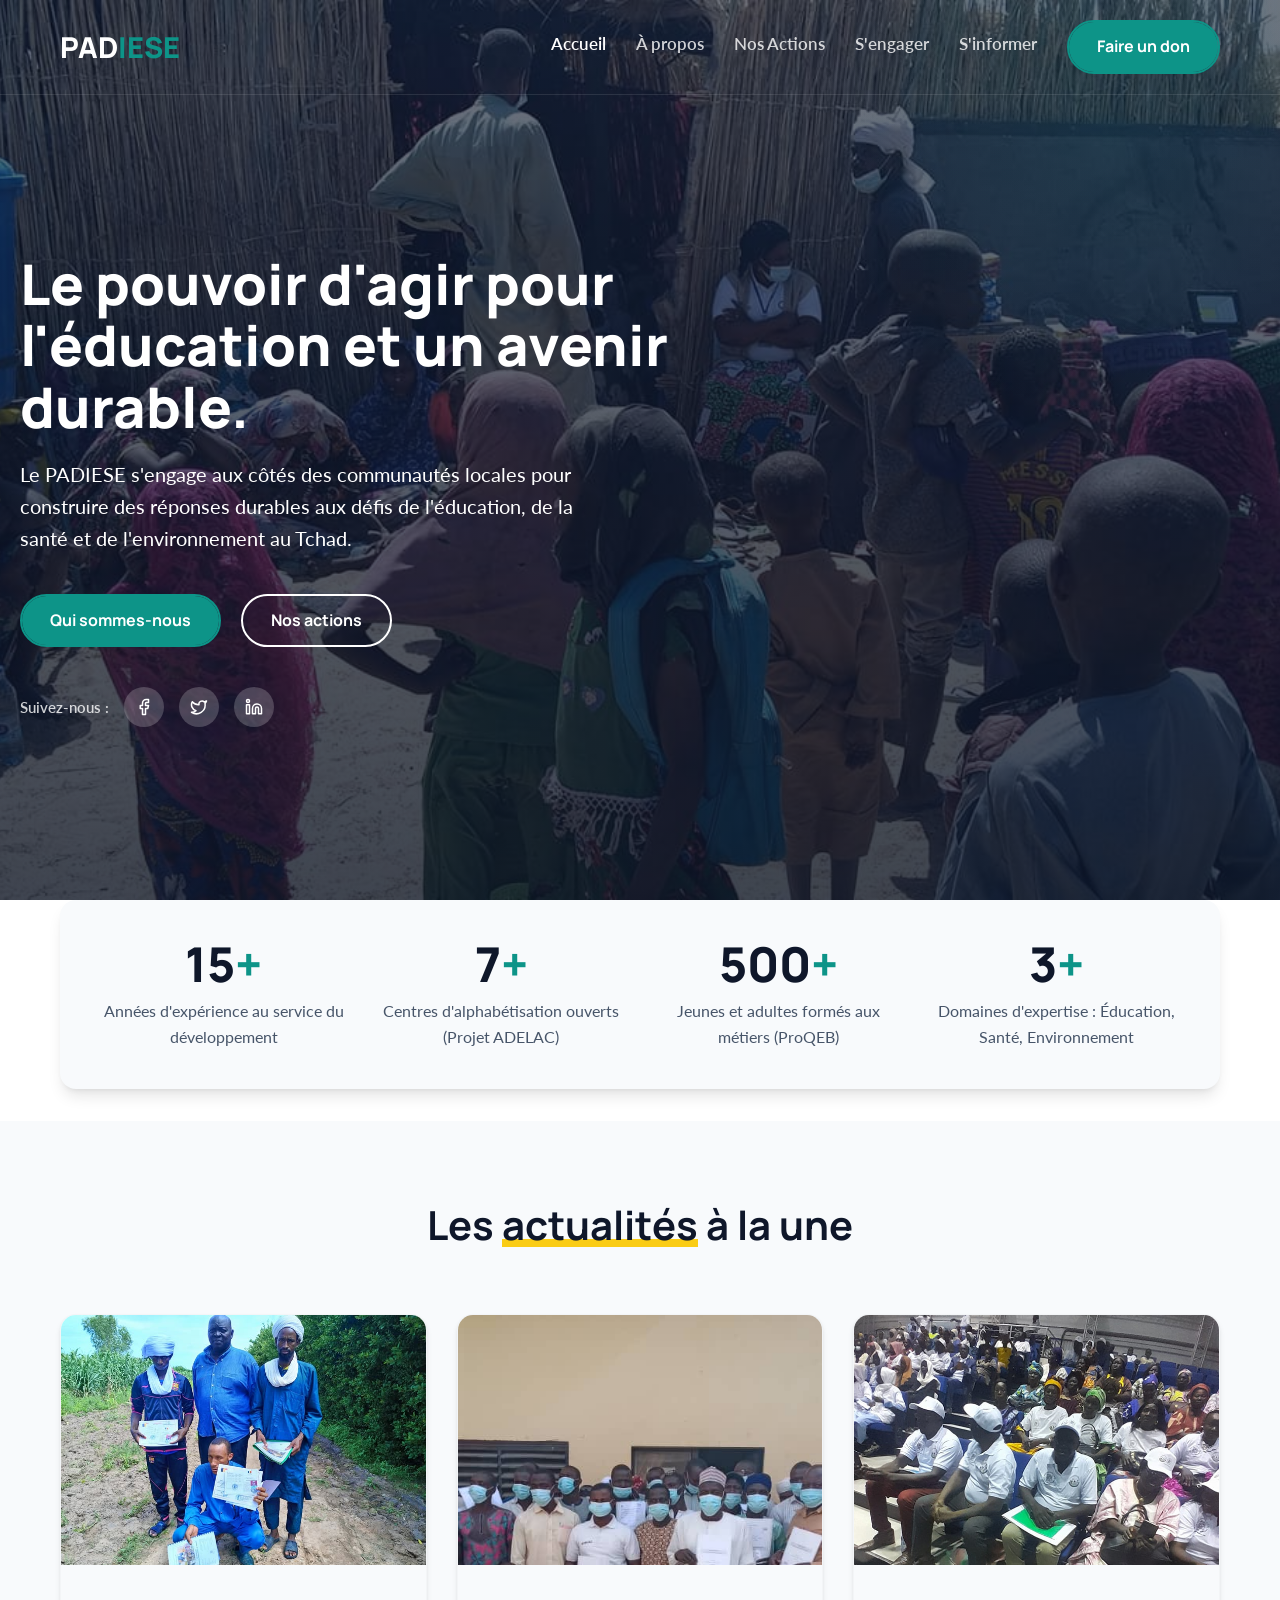
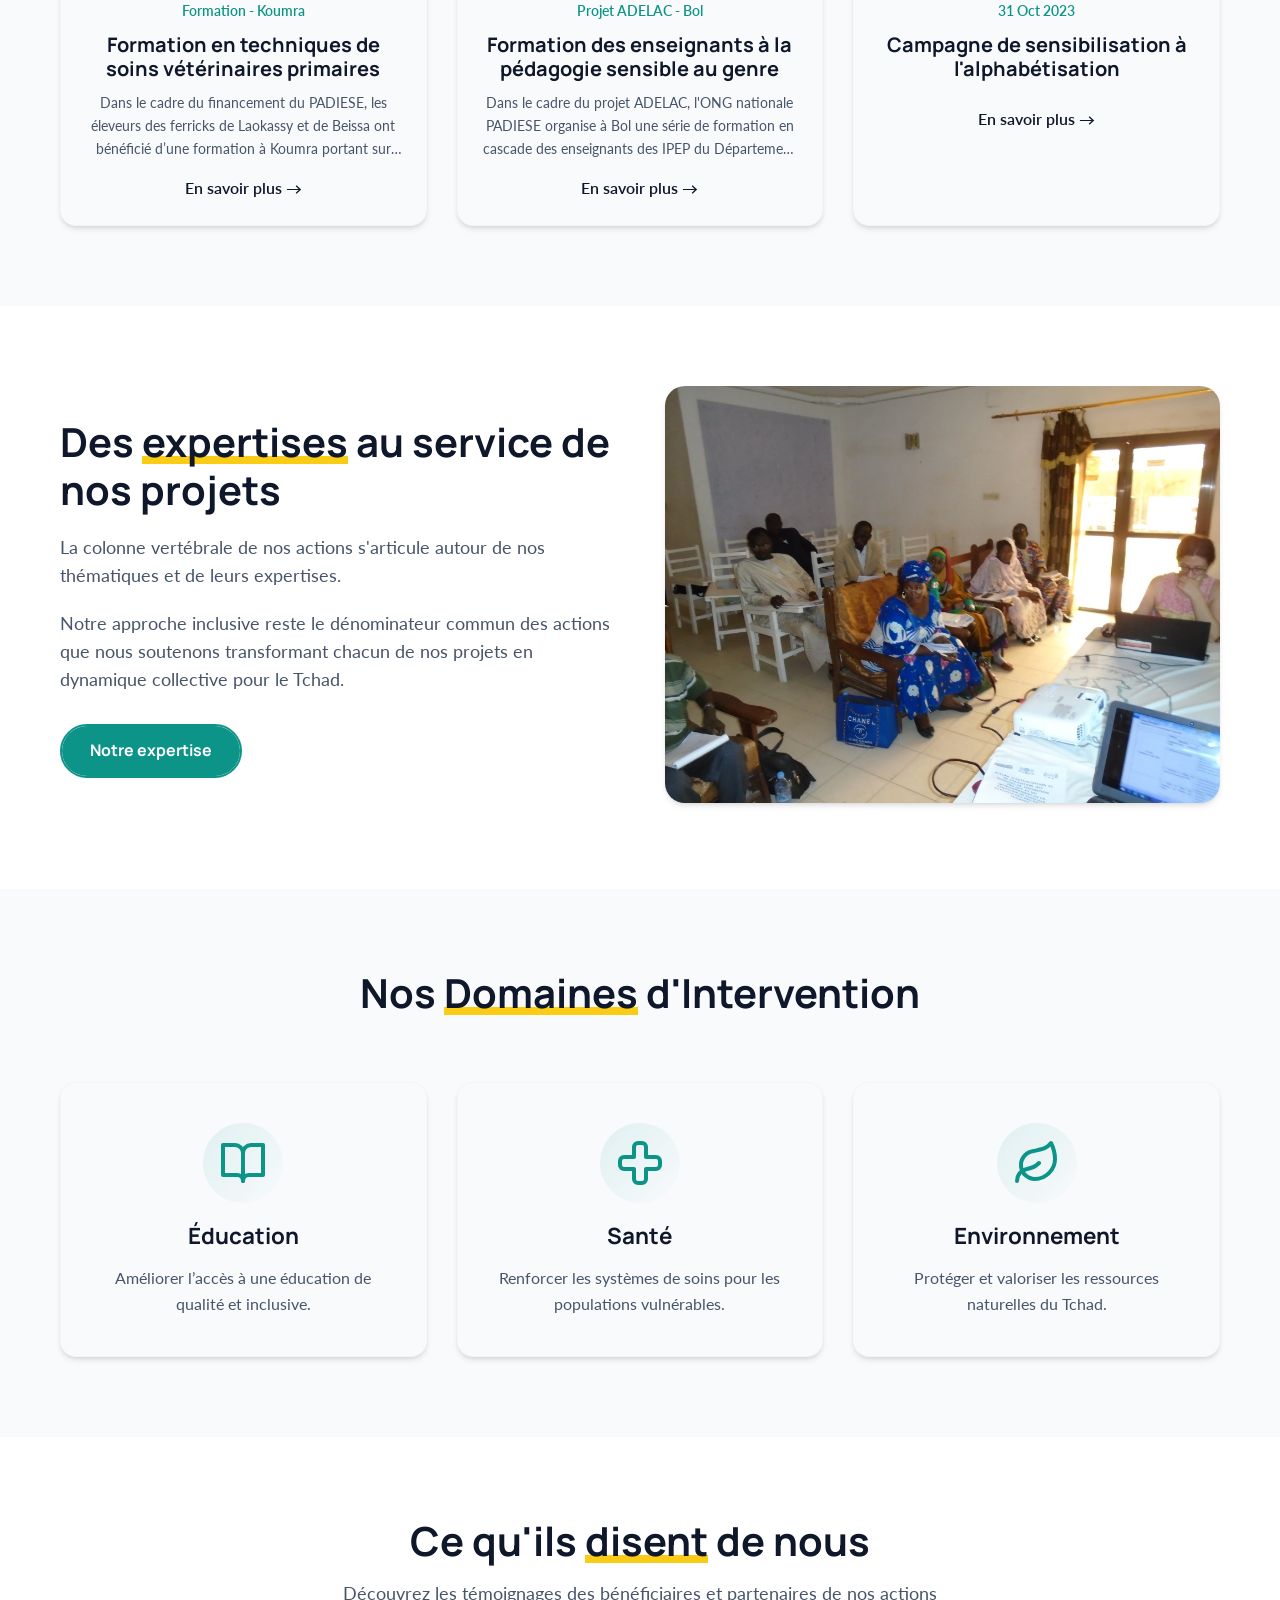
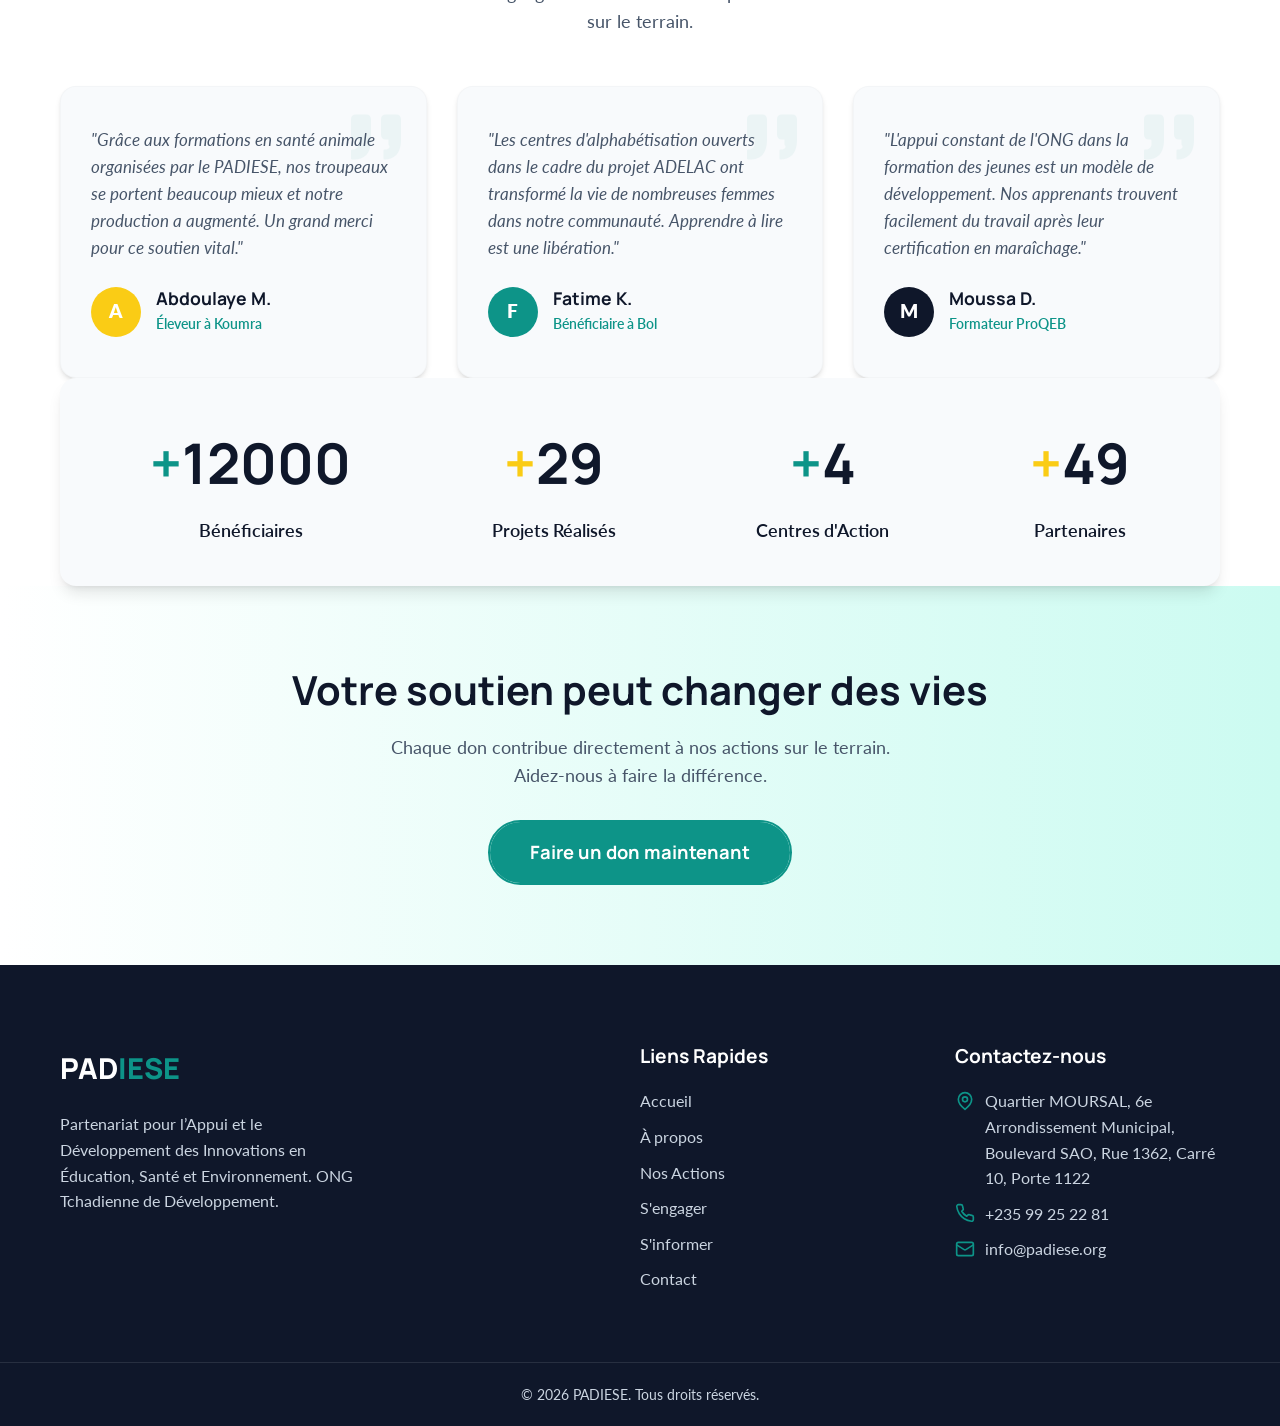
<file: index.html>
<!DOCTYPE html>
<html lang="fr">
<head>
    <meta charset="UTF-8">
    <meta name="viewport" content="width=device-width, initial-scale=1.0">
    <meta name="description" content="Site officiel de l'ONG PADIESE (Partenariat pour l’Appui et le Développement des Innovations en Éducation, Santé et Environnement).">
    <title>PADIESE | ONG Tchadienne de Développement</title>
    <link href="https://fonts.googleapis.com/css2?family=Lato:ital,wght@0,300;0,400;0,700;1,400&family=Manrope:wght@400;500;600;700;800&display=swap" rel="stylesheet">
    <link rel="stylesheet" href="css/style.css">
    <link rel="stylesheet" href="css/components.css">
    <link rel="stylesheet" href="css/animations.css">
</head>
<body>
    <nav class="navbar" id="navbar">
        <div class="container nav-container">
            <a href="#" class="logo">PAD<span>IESE</span></a>
            <div class="nav-links">
                <a href="index.html" style="color: white;">Accueil</a>
                <a href="a-propos.html">À propos</a>
                <a href="actions.html">Nos Actions</a>
                <a href="sengager.html">S'engager</a>
                <a href="sinformer.html">S'informer</a>
                <a href="contact.html?sujet=don" class="btn btn-primary">Faire un don</a>
            </div>
            <div class="mobile-menu-btn">
                <span></span><span></span><span></span>
            </div>
        </div>
    </nav>

    <main>
        <!-- Hero Section -->
        <section id="accueil" class="hero">
            <div class="hero-bg"></div>
            <div class="container hero-content fade-in-up" style="text-align: left; margin: 0;">
                <h1 style="color: white; font-size: 3.5rem; max-width: 800px; line-height: 1.1; font-weight: 800;">Le pouvoir d'agir pour <span class="yellow-underline-text" style="color: white;">l'éducation</span> et un avenir <span class="yellow-underline-text" style="color: white;">durable.</span></h1>
                <p style="color: white; font-size: 1.25rem; max-width: 600px; margin-left: 0; margin-top: 20px;">Le PADIESE s'engage aux côtés des communautés locales pour construire des réponses durables aux défis de l'éducation, de la santé et de l'environnement au Tchad.</p>
                <div class="hero-buttons" style="justify-content: flex-start;">
                    <a href="a-propos.html" class="btn btn-primary">Qui sommes-nous</a>
                    <a href="actions.html" class="btn btn-secondary" style="border-color: white; color: white !important;">Nos actions</a>
                </div>
                <div class="hero-socials reveal delay-2" style="margin-top: 40px; display: flex; gap: 15px; align-items: center;">
                    <span style="color: rgba(255,255,255,0.8); font-size: 0.95rem; font-weight: 600;">Suivez-nous :</span>
                    <a href="#" style="color: white; background: rgba(255,255,255,0.2); width: 40px; height: 40px; display: flex; align-items: center; justify-content: center; border-radius: 50%; transition: all 0.3s ease;" onmouseover="this.style.background='var(--primary-color)'; this.style.transform='translateY(-3px)'" onmouseout="this.style.background='rgba(255,255,255,0.2)'; this.style.transform='translateY(0)'">
                        <svg xmlns="http://www.w3.org/2000/svg" width="18" height="18" viewBox="0 0 24 24" fill="none" stroke="currentColor" stroke-width="2" stroke-linecap="round" stroke-linejoin="round"><path d="M18 2h-3a5 5 0 0 0-5 5v3H7v4h3v8h4v-8h3l1-4h-4V7a1 1 0 0 1 1-1h3z"/></svg>
                    </a>
                    <a href="#" style="color: white; background: rgba(255,255,255,0.2); width: 40px; height: 40px; display: flex; align-items: center; justify-content: center; border-radius: 50%; transition: all 0.3s ease;" onmouseover="this.style.background='var(--primary-color)'; this.style.transform='translateY(-3px)'" onmouseout="this.style.background='rgba(255,255,255,0.2)'; this.style.transform='translateY(0)'">
                        <svg xmlns="http://www.w3.org/2000/svg" width="18" height="18" viewBox="0 0 24 24" fill="none" stroke="currentColor" stroke-width="2" stroke-linecap="round" stroke-linejoin="round"><path d="M22 4s-.7 2.1-2 3.4c1.6 10-9.4 17.3-18 11.6 2.2.1 4.4-.6 6-2C3 15.5.5 9.6 3 5c2.2 2.6 5.6 4.1 9 4-.9-4.2 4-6.6 7-3.8 1.1 0 3-1.2 3-1.2z"/></svg>
                    </a>
                    <a href="#" style="color: white; background: rgba(255,255,255,0.2); width: 40px; height: 40px; display: flex; align-items: center; justify-content: center; border-radius: 50%; transition: all 0.3s ease;" onmouseover="this.style.background='var(--primary-color)'; this.style.transform='translateY(-3px)'" onmouseout="this.style.background='rgba(255,255,255,0.2)'; this.style.transform='translateY(0)'">
                        <svg xmlns="http://www.w3.org/2000/svg" width="18" height="18" viewBox="0 0 24 24" fill="none" stroke="currentColor" stroke-width="2" stroke-linecap="round" stroke-linejoin="round"><path d="M16 8a6 6 0 0 1 6 6v7h-4v-7a2 2 0 0 0-2-2 2 2 0 0 0-2 2v7h-4v-7a6 6 0 0 1 6-6z"/><rect width="4" height="12" x="2" y="9"/><circle cx="4" cy="4" r="2"/></svg>
                    </a>
                </div>
            </div>
        </section>
        <!-- Impact Section -->
        <section id="impact" class="impact-section" style="padding-bottom: 2rem;">
            <div class="container">
                <div class="impact-grid reveal" style="display: grid; grid-template-columns: repeat(auto-fit, minmax(200px, 1fr)); gap: 30px; text-align: center;">
                    <div class="impact-card">
                        <h3 class="impact-number" style="font-size: 3rem; color: var(--text-main); font-weight: 800; line-height: 1;">15<span class="impact-plus" style="color: var(--primary-color);">+</span></h3>
                        <p class="impact-text" style="color: var(--text-muted); margin-top: 10px;">Années d'expérience au service du développement</p>
                    </div>
                    <div class="impact-card">
                        <h3 class="impact-number" style="font-size: 3rem; color: var(--text-main); font-weight: 800; line-height: 1;">7<span class="impact-plus" style="color: var(--primary-color);">+</span></h3>
                        <p class="impact-text" style="color: var(--text-muted); margin-top: 10px;">Centres d'alphabétisation ouverts (Projet ADELAC)</p>
                    </div>
                    <div class="impact-card">
                        <h3 class="impact-number" style="font-size: 3rem; color: var(--text-main); font-weight: 800; line-height: 1;">500<span class="impact-plus" style="color: var(--primary-color);">+</span></h3>
                        <p class="impact-text" style="color: var(--text-muted); margin-top: 10px;">Jeunes et adultes formés aux métiers (ProQEB)</p>
                    </div>
                    <div class="impact-card">
                        <h3 class="impact-number" style="font-size: 3rem; color: var(--text-main); font-weight: 800; line-height: 1;">3<span class="impact-plus" style="color: var(--primary-color);">+</span></h3>
                        <p class="impact-text" style="color: var(--text-muted); margin-top: 10px;">Domaines d'expertise : Éducation, Santé, Environnement</p>
                    </div>
                </div>
            </div>
        </section>

        <!-- À la une (Dernières actions) -->
        <section class="section-padding" style="background-color: var(--surface-color);">
            <div class="container">
                <div class="section-title text-center reveal">
                    <h2>Les <span class="yellow-underline-text">actualités</span> à la une</h2>
                </div>
                <div class="grid-3">
                    <div class="card reveal delay-1" style="padding: 0; overflow: hidden;">
                        <img src="images/473360840_1730516717730253_8406266396441770291_n.jpg" alt="Soins vétérinaires primaires" style="width: 100%; height: 250px; object-fit: cover; object-position: center 20%;">
                        <div style="padding: 25px;">
                            <span style="font-size: 0.85rem; color: var(--primary-color); font-weight: 600;">Formation - Koumra</span>
                            <h3 style="margin: 10px 0; font-size: 1.25rem;">Formation en techniques de soins vétérinaires primaires</h3>
                            <p style="font-size: 0.9rem; color: var(--text-muted); margin-bottom: 15px; display: -webkit-box; -webkit-line-clamp: 3; -webkit-box-orient: vertical; overflow: hidden;">Dans le cadre du financement du PADIESE, les éleveurs des ferricks de Laokassy et de Beissa ont bénéficié d’une formation à Koumra portant sur les techniques de soins vétérinaires primaires.</p>
                            <a href="actions.html" style="color: var(--text-main); font-weight: 600; text-decoration: none; display: inline-block;">En savoir plus →</a>
                        </div>
                    </div>
                    <div class="card reveal delay-2" style="padding: 0; overflow: hidden;">
                        <img src="images/470239380_969892848502532_4528206277445745098_n.jpg" alt="Formation des enseignants IPEP" style="width: 100%; height: 250px; object-fit: cover; object-position: center 20%;">
                        <div style="padding: 25px;">
                            <span style="font-size: 0.85rem; color: var(--primary-color); font-weight: 600;">Projet ADELAC - Bol</span>
                            <h3 style="margin: 10px 0; font-size: 1.25rem;">Formation des enseignants à la pédagogie sensible au genre</h3>
                            <p style="font-size: 0.9rem; color: var(--text-muted); margin-bottom: 15px; display: -webkit-box; -webkit-line-clamp: 3; -webkit-box-orient: vertical; overflow: hidden;">Dans le cadre du projet ADELAC, l'ONG nationale PADIESE organise à Bol une série de formation en cascade des enseignants des IPEP du Département de Mamdi sur l'utilisation du guide CAP (Connaissances Attitudes Pratiques) lié à la pédagogie sensible au genre. La première série a regroupé 55 participants parmi lesquels 4 femmes.</p>
                            <a href="actions.html" style="color: var(--text-main); font-weight: 600; text-decoration: none; display: inline-block;">En savoir plus →</a>
                        </div>
                    </div>
                    <div class="card reveal delay-3" style="padding: 0; overflow: hidden;">
                        <img src="images/485013255_989605013367758_7354269931741032101_n.jpg" alt="Alphabétisation" style="width: 100%; height: 250px; object-fit: cover; object-position: center 20%;">
                        <div style="padding: 25px;">
                            <span style="font-size: 0.85rem; color: var(--primary-color); font-weight: 600;">31 Oct 2023</span>
                            <h3 style="margin: 10px 0; font-size: 1.25rem;">Campagne de sensibilisation à l'alphabétisation</h3>
                            <a href="actions.html" style="color: var(--text-main); font-weight: 600; text-decoration: none; margin-top: 15px; display: inline-block;">En savoir plus →</a>
                        </div>
                    </div>
                </div>
            </div>
        </section>

        <!-- Expertise Section -->
        <section class="section-padding" style="overflow: hidden;">
            <div class="container" style="display: flex; flex-wrap: wrap; gap: 50px; align-items: center;">
                <div class="reveal" style="flex: 1; min-width: 300px;">
                    <h2 style="font-size: 2.5rem; margin-bottom: 20px;">Des <span class="yellow-underline-text">expertises</span> au service de nos projets</h2>
                    <p style="font-size: 1.1rem; color: var(--text-muted); margin-bottom: 20px;">La colonne vertébrale de nos actions s'articule autour de nos thématiques et de leurs expertises.</p>
                    <p style="font-size: 1.1rem; color: var(--text-muted); margin-bottom: 30px;">Notre approche inclusive reste le dénominateur commun des actions que nous soutenons transformant chacun de nos projets en dynamique collective pour le Tchad.</p>
                    <a href="actions.html" class="btn btn-primary">Notre expertise</a>
                </div>
                <div class="reveal delay-2" style="flex: 1; min-width: 300px; position: relative;">
                    <img src="images/161277208_112523504239475_6601256429785300112_n.jpg" alt="Expertise" style="width: 100%; border-radius: 20px; box-shadow: var(--shadow-md);">
                </div>
            </div>
        </section>

        <!-- Thématiques Section -->
        <section class="section-padding" style="background-color: var(--surface-color);">
            <div class="container">
                <div class="section-title text-center reveal">
                    <h2>Nos <span class="yellow-underline-text">Domaines</span> d'Intervention</h2>
                </div>
                <div class="grid-3 mission-cards">
                    <div class="card reveal delay-1">
                        <div class="card-icon">
                            <svg xmlns="http://www.w3.org/2000/svg" width="48" height="48" viewBox="0 0 24 24" fill="none" stroke="currentColor" stroke-width="2" stroke-linecap="round" stroke-linejoin="round" style="color: var(--primary-color);"><path d="M2 3h6a4 4 0 0 1 4 4v14a3 3 0 0 0-3-3H2z"/><path d="M22 3h-6a4 4 0 0 0-4 4v14a3 3 0 0 1 3-3h7z"/></svg>
                        </div>
                        <h3>Éducation</h3>
                        <p>Améliorer l’accès à une éducation de qualité et inclusive.</p>
                    </div>
                    <div class="card reveal delay-2">
                        <div class="card-icon">
                            <svg xmlns="http://www.w3.org/2000/svg" width="48" height="48" viewBox="0 0 24 24" fill="none" stroke="currentColor" stroke-width="2" stroke-linecap="round" stroke-linejoin="round" style="color: var(--primary-color);"><path d="M11 2a2 2 0 0 0-2 2v5H4a2 2 0 0 0-2 2v2c0 1.1.9 2 2 2h5v5c0 1.1.9 2 2 2h2a2 2 0 0 0 2-2v-5h5a2 2 0 0 0 2-2v-2a2 2 0 0 0-2-2h-5V4a2 2 0 0 0-2-2h-2z"/></svg>
                        </div>
                        <h3>Santé</h3>
                        <p>Renforcer les systèmes de soins pour les populations vulnérables.</p>
                    </div>
                    <div class="card reveal delay-3">
                        <div class="card-icon">
                            <svg xmlns="http://www.w3.org/2000/svg" width="48" height="48" viewBox="0 0 24 24" fill="none" stroke="currentColor" stroke-width="2" stroke-linecap="round" stroke-linejoin="round" style="color: var(--primary-color);"><path d="M11 20A7 7 0 0 1 9.8 6.1C15.5 5 17 4.48 19 2c1 2 2 4.18 2 8 0 5.5-4.78 10-10 10Z"/><path d="M2 21c0-3 1.85-5.36 5.08-6C9.5 14.52 12 13 13 12"/></svg>
                        </div>
                        <h3>Environnement</h3>
                        <p>Protéger et valoriser les ressources naturelles du Tchad.</p>
                    </div>
                </div>
            </div>
        </section>

        <!-- Avis / Témoignages Section -->
        <section class="section-padding" style="background-color: var(--bg-color);">
            <div class="container">
                <div class="section-title text-center reveal">
                    <h2>Ce qu'ils <span class="yellow-underline-text">disent</span> de nous</h2>
                    <p>Découvrez les témoignages des bénéficiaires et partenaires de nos actions sur le terrain.</p>
                </div>
                <div class="grid-3">
                    <!-- Avis 1 -->
                    <div class="card reveal delay-1" style="text-align: left; position: relative;">
                        <svg xmlns="http://www.w3.org/2000/svg" width="60" height="60" viewBox="0 0 24 24" fill="var(--primary-color)" opacity="0.05" style="position: absolute; top: 20px; right: 20px;"><path d="M3 21c3 0 7-1 7-8V5c0-1.25-.756-2.017-2-2H4c-1.25 0-2 .75-2 1.972V11c0 1.25.75 2 2 2 1 0 1 0 1 1v1c0 1-1 2-2 2s-1 .008-1 1.031V20c0 1 0 1 1 1z"/><path d="M15 21c3 0 7-1 7-8V5c0-1.25-.757-2.017-2-2h-4c-1.25 0-2 .75-2 1.972V11c0 1.25.75 2 2 2h.999v2C17.999 16 17 17 16 17s-1 .008-1 1.031V20c0 1 0 1 1 1z"/></svg>
                        <p style="font-size: 1.05rem; font-style: italic; color: var(--text-muted); margin-bottom: 25px; position: relative; z-index: 1;">"Grâce aux formations en santé animale organisées par le PADIESE, nos troupeaux se portent beaucoup mieux et notre production a augmenté. Un grand merci pour ce soutien vital."</p>
                        <div style="display: flex; align-items: center; gap: 15px;">
                            <div style="width: 50px; height: 50px; background: var(--secondary-color); border-radius: 50%; display: flex; align-items: center; justify-content: center; font-weight: 800; font-size: 1.2rem; color: white;">A</div>
                            <div>
                                <h4 style="margin: 0; font-size: 1.1rem;">Abdoulaye M.</h4>
                                <span style="font-size: 0.85rem; color: var(--primary-color); font-weight: 600;">Éleveur à Koumra</span>
                            </div>
                        </div>
                    </div>
                    <!-- Avis 2 -->
                    <div class="card reveal delay-2" style="text-align: left; position: relative;">
                        <svg xmlns="http://www.w3.org/2000/svg" width="60" height="60" viewBox="0 0 24 24" fill="var(--primary-color)" opacity="0.05" style="position: absolute; top: 20px; right: 20px;"><path d="M3 21c3 0 7-1 7-8V5c0-1.25-.756-2.017-2-2H4c-1.25 0-2 .75-2 1.972V11c0 1.25.75 2 2 2 1 0 1 0 1 1v1c0 1-1 2-2 2s-1 .008-1 1.031V20c0 1 0 1 1 1z"/><path d="M15 21c3 0 7-1 7-8V5c0-1.25-.757-2.017-2-2h-4c-1.25 0-2 .75-2 1.972V11c0 1.25.75 2 2 2h.999v2C17.999 16 17 17 16 17s-1 .008-1 1.031V20c0 1 0 1 1 1z"/></svg>
                        <p style="font-size: 1.05rem; font-style: italic; color: var(--text-muted); margin-bottom: 25px; position: relative; z-index: 1;">"Les centres d'alphabétisation ouverts dans le cadre du projet ADELAC ont transformé la vie de nombreuses femmes dans notre communauté. Apprendre à lire est une libération."</p>
                        <div style="display: flex; align-items: center; gap: 15px;">
                            <div style="width: 50px; height: 50px; background: var(--primary-color); border-radius: 50%; display: flex; align-items: center; justify-content: center; font-weight: 800; font-size: 1.2rem; color: white;">F</div>
                            <div>
                                <h4 style="margin: 0; font-size: 1.1rem;">Fatime K.</h4>
                                <span style="font-size: 0.85rem; color: var(--primary-color); font-weight: 600;">Bénéficiaire à Bol</span>
                            </div>
                        </div>
                    </div>
                    <!-- Avis 3 -->
                    <div class="card reveal delay-3" style="text-align: left; position: relative;">
                        <svg xmlns="http://www.w3.org/2000/svg" width="60" height="60" viewBox="0 0 24 24" fill="var(--primary-color)" opacity="0.05" style="position: absolute; top: 20px; right: 20px;"><path d="M3 21c3 0 7-1 7-8V5c0-1.25-.756-2.017-2-2H4c-1.25 0-2 .75-2 1.972V11c0 1.25.75 2 2 2 1 0 1 0 1 1v1c0 1-1 2-2 2s-1 .008-1 1.031V20c0 1 0 1 1 1z"/><path d="M15 21c3 0 7-1 7-8V5c0-1.25-.757-2.017-2-2h-4c-1.25 0-2 .75-2 1.972V11c0 1.25.75 2 2 2h.999v2C17.999 16 17 17 16 17s-1 .008-1 1.031V20c0 1 0 1 1 1z"/></svg>
                        <p style="font-size: 1.05rem; font-style: italic; color: var(--text-muted); margin-bottom: 25px; position: relative; z-index: 1;">"L'appui constant de l'ONG dans la formation des jeunes est un modèle de développement. Nos apprenants trouvent facilement du travail après leur certification en maraîchage."</p>
                        <div style="display: flex; align-items: center; gap: 15px;">
                            <div style="width: 50px; height: 50px; background: var(--text-main); border-radius: 50%; display: flex; align-items: center; justify-content: center; font-weight: 800; font-size: 1.2rem; color: white;">M</div>
                            <div>
                                <h4 style="margin: 0; font-size: 1.1rem;">Moussa D.</h4>
                                <span style="font-size: 0.85rem; color: var(--primary-color); font-weight: 600;">Formateur ProQEB</span>
                            </div>
                        </div>
                    </div>
                </div>
            </div>
        </section>

        <!-- Stats / Impact Section -->
        <section id="impact" class="impact">
            <div class="container">
                <div class="impact-grid text-center">
                    <div class="stat-item reveal">
                        <div style="display: flex; align-items: baseline;">
                            <span style="color: var(--primary-color); font-size: 3.5rem; font-weight: 700; font-family: var(--font-heading);">+</span>
                            <span class="stat-number" data-target="50000" style="color: var(--text-main);">0</span>
                        </div>
                        <span class="stat-label">Bénéficiaires</span>
                    </div>
                    <div class="stat-item reveal delay-1">
                        <div style="display: flex; align-items: baseline;">
                            <span style="color: var(--secondary-color); font-size: 3.5rem; font-weight: 700; font-family: var(--font-heading);">+</span>
                            <span class="stat-number" data-target="120" style="color: var(--text-main);">0</span>
                        </div>
                        <span class="stat-label">Projets Réalisés</span>
                    </div>
                    <div class="stat-item reveal delay-2">
                        <div style="display: flex; align-items: baseline;">
                            <span style="color: var(--primary-color); font-size: 3.5rem; font-weight: 700; font-family: var(--font-heading);">+</span>
                            <span class="stat-number" data-target="15" style="color: var(--text-main);">0</span>
                        </div>
                        <span class="stat-label">Centres d'Action</span>
                    </div>
                    <div class="stat-item reveal delay-3">
                        <div style="display: flex; align-items: baseline;">
                            <span style="color: var(--secondary-color); font-size: 3.5rem; font-weight: 700; font-family: var(--font-heading);">+</span>
                            <span class="stat-number" data-target="200" style="color: var(--text-main);">0</span>
                        </div>
                        <span class="stat-label">Partenaires</span>
                    </div>
                </div>
            </div>
        </section>

        <!-- Call to Action -->
        <section class="cta section-padding text-center">
            <div class="container reveal">
                <h2>Votre soutien peut changer des vies</h2>
                <p>Chaque don contribue directement à nos actions sur le terrain. Aidez-nous à faire la différence.</p>
                <a href="#contact" class="btn btn-primary btn-large">Faire un don maintenant</a>
            </div>
        </section>
    </main>

    <footer id="contact" class="footer">
        <div class="container footer-grid">
            <div class="footer-about">
                <a href="#" class="logo footer-logo">PAD<span>IESE</span></a>
                <p>Partenariat pour l’Appui et le Développement des Innovations en Éducation, Santé et Environnement. ONG Tchadienne de Développement.</p>
            </div>
            <div class="footer-links">
                <h4>Liens Rapides</h4>
                <ul>
                    <li><a href="index.html">Accueil</a></li>
                    <li><a href="a-propos.html">À propos</a></li>
                    <li><a href="actions.html">Nos Actions</a></li>
                    <li><a href="sengager.html">S'engager</a></li>
                    <li><a href="sinformer.html">S'informer</a></li>
                    <li><a href="contact.html">Contact</a></li>
                </ul>
            </div>
            <div class="footer-contact">
                <h4>Contactez-nous</h4>
                <div style="display: flex; align-items: flex-start; gap: 10px; margin-bottom: 10px;">
                    <svg xmlns="http://www.w3.org/2000/svg" width="20" height="20" viewBox="0 0 24 24" fill="none" stroke="currentColor" stroke-width="2" stroke-linecap="round" stroke-linejoin="round" style="color: var(--primary-color); flex-shrink: 0; margin-top: 3px;"><path d="M20 10c0 6-8 12-8 12s-8-6-8-12a8 8 0 0 1 16 0Z"/><circle cx="12" cy="10" r="3"/></svg>
                    <p style="margin-bottom: 0;">Quartier MOURSAL, 6e Arrondissement Municipal, Boulevard SAO, Rue 1362, Carré 10, Porte 1122</p>
                </div>
                <div style="display: flex; align-items: center; gap: 10px; margin-bottom: 10px;">
                    <svg xmlns="http://www.w3.org/2000/svg" width="20" height="20" viewBox="0 0 24 24" fill="none" stroke="currentColor" stroke-width="2" stroke-linecap="round" stroke-linejoin="round" style="color: var(--primary-color); flex-shrink: 0;"><path d="M22 16.92v3a2 2 0 0 1-2.18 2 19.79 19.79 0 0 1-8.63-3.07 19.5 19.5 0 0 1-6-6 19.79 19.79 0 0 1-3.07-8.67A2 2 0 0 1 4.11 2h3a2 2 0 0 1 2 1.72 12.84 12.84 0 0 0 .7 2.81 2 2 0 0 1-.45 2.11L8.09 9.91a16 16 0 0 0 6 6l1.27-1.27a2 2 0 0 1 2.11-.45 12.84 12.84 0 0 0 2.81.7A2 2 0 0 1 22 16.92z"/></svg>
                    <p style="margin-bottom: 0;">+235 99 25 22 81</p>
                </div>
                <div style="display: flex; align-items: center; gap: 10px;">
                    <svg xmlns="http://www.w3.org/2000/svg" width="20" height="20" viewBox="0 0 24 24" fill="none" stroke="currentColor" stroke-width="2" stroke-linecap="round" stroke-linejoin="round" style="color: var(--primary-color); flex-shrink: 0;"><rect width="20" height="16" x="2" y="4" rx="2"/><path d="m22 7-8.97 5.7a1.94 1.94 0 0 1-2.06 0L2 7"/></svg>
                    <p style="margin-bottom: 0;">info@padiese.org</p>
                </div>
            </div>
        </div>
        <div class="footer-bottom text-center">
            <p>&copy; 2026 PADIESE. Tous droits réservés.</p>
        </div>
    </footer>

    <script src="js/main.js"></script>
</body>
</html>
</file>
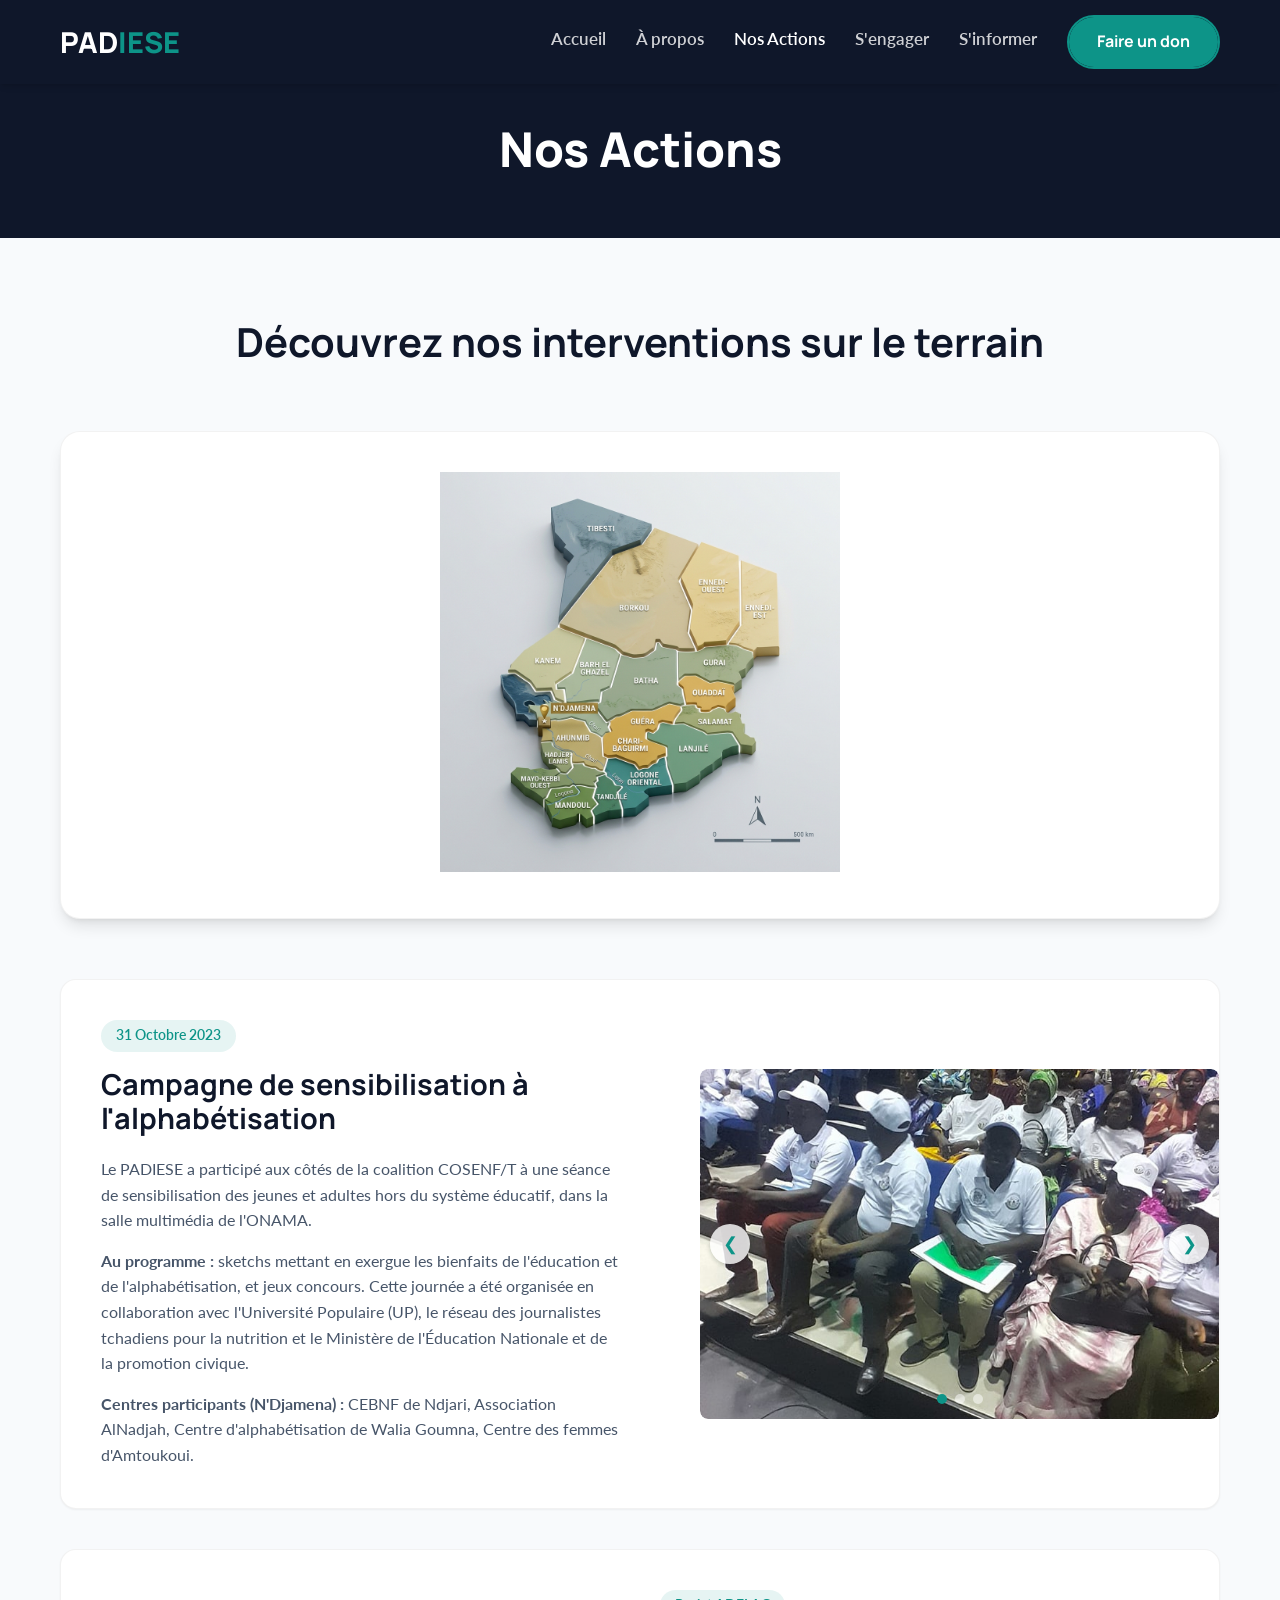
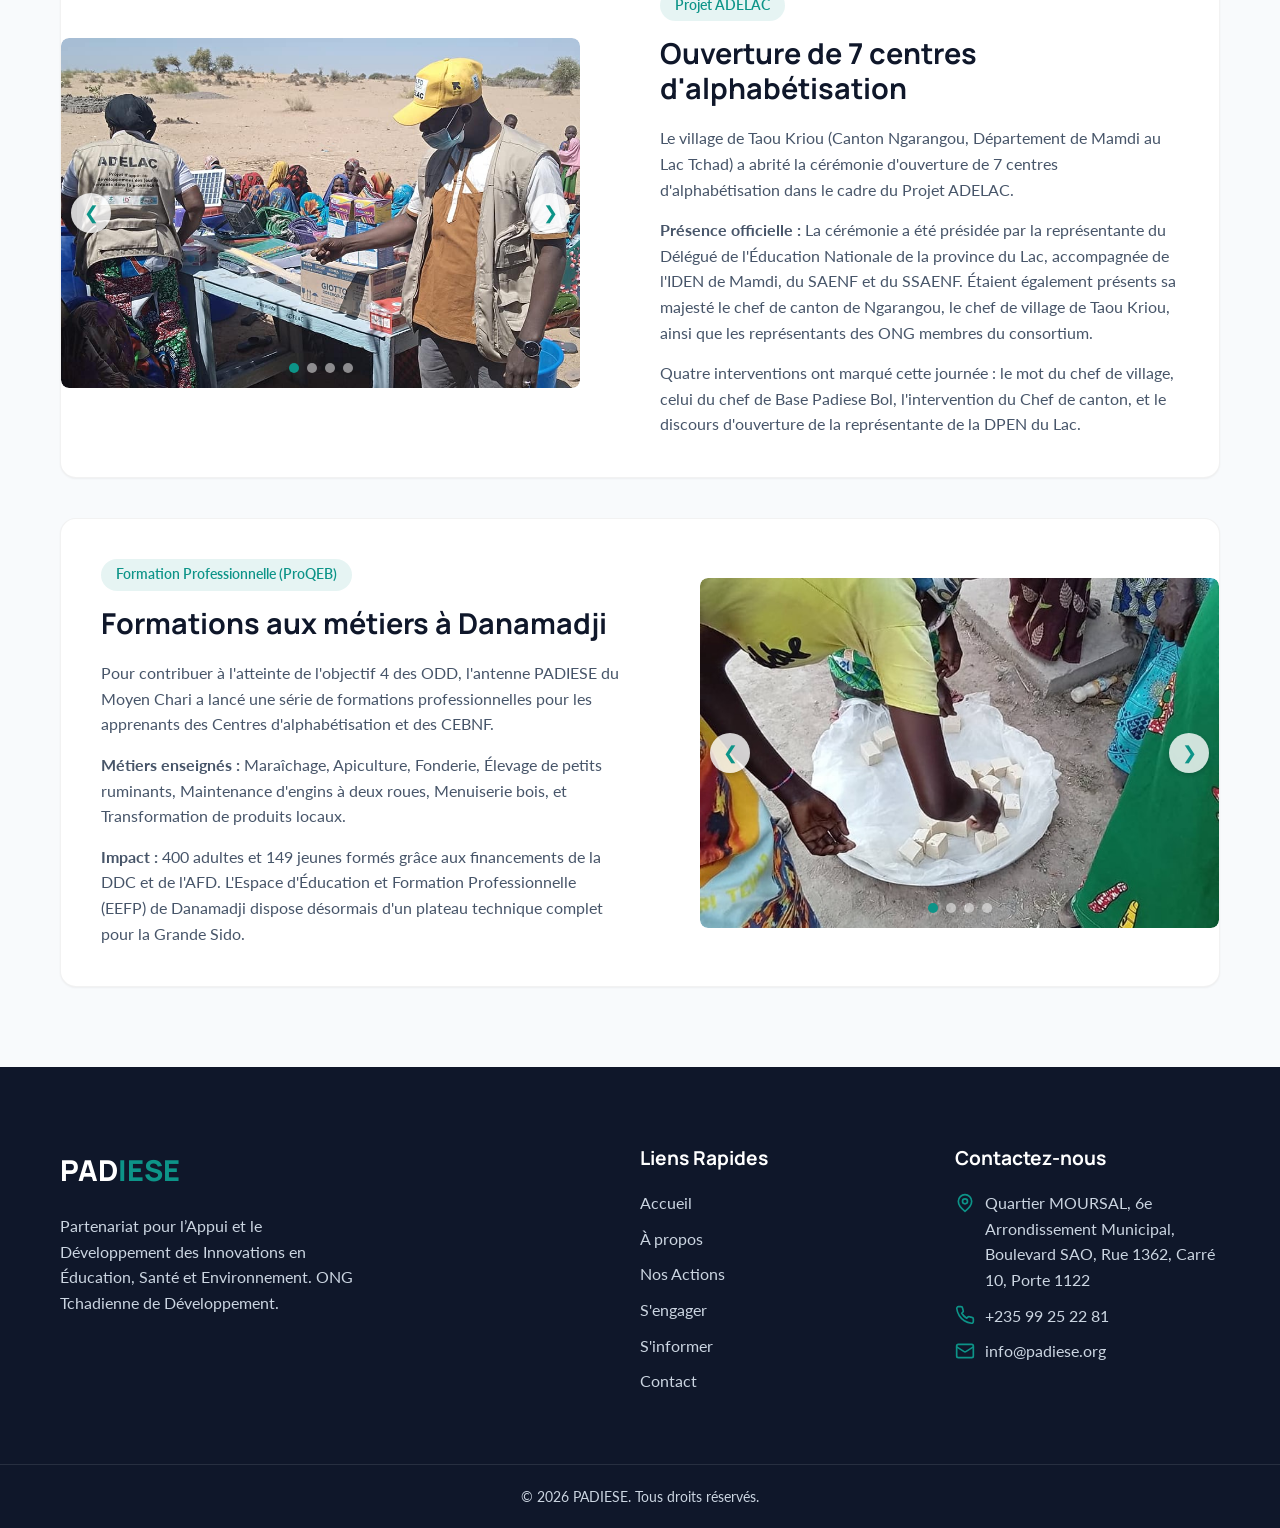
<file: actions.html>
<!DOCTYPE html>
<html lang="fr">
<head>
    <meta charset="UTF-8">
    <meta name="viewport" content="width=device-width, initial-scale=1.0">
    <meta name="description" content="Découvrez les actions et projets récents du PADIESE.">
    <title>Nos Actions | PADIESE</title>
    <link href="https://fonts.googleapis.com/css2?family=Lato:ital,wght@0,300;0,400;0,700;1,400&family=Manrope:wght@400;500;600;700;800&display=swap" rel="stylesheet">
    <link rel="stylesheet" href="css/style.css">
    <link rel="stylesheet" href="css/components.css">
    <link rel="stylesheet" href="css/animations.css">
    <style>
        /* Specific header for internal pages */
        .internal-header {
            background-color: var(--text-main);
            padding: 120px 0 60px;
            text-align: center;
        }
        .internal-header h1 {
            color: white;
            font-size: 3rem;
            font-weight: 800;
        }
        .navbar {
            background-color: var(--text-main) !important;
            padding: 15px 0 !important;
            box-shadow: var(--shadow-md) !important;
            border-bottom: none !important;
        }
    </style>
</head>
<body>
    <nav class="navbar" id="navbar">
        <div class="container nav-container">
            <a href="index.html" class="logo">PAD<span>IESE</span></a>
            <div class="nav-links">
                <a href="index.html">Accueil</a>
                <a href="a-propos.html">À propos</a>
                <a href="actions.html" style="color: white;">Nos Actions</a>
                <a href="sengager.html">S'engager</a>
                <a href="sinformer.html">S'informer</a>
                <a href="contact.html?sujet=don" class="btn btn-primary">Faire un don</a>
            </div>
            <div class="mobile-menu-btn">
                <span></span><span></span><span></span>
            </div>
        </div>
    </nav>

    <main>
        <div class="internal-header">
            <div class="container">
                <h1>Nos <span class="yellow-underline-text" style="color: white;">Actions</span></h1>
            </div>
        </div>

        <!-- Actions Section -->
        <section id="actions" class="actions section-padding" style="background-color: var(--surface-color);">
            <div class="container">
                <div class="section-title text-center reveal">
                    <h2>Découvrez nos interventions sur le terrain</h2>
                </div>

                <!-- Map Section placed at the top of actions -->
                <div class="reveal" style="border-radius: 20px; overflow: hidden; box-shadow: var(--shadow-lg); border: 1px solid rgba(0,0,0,0.05); height: auto; position: relative; z-index: 2; margin-bottom: 60px; text-align: center; background-color: var(--bg-color); padding: 40px 20px;">
                    <img src="images/tchad_3d_map.png" alt="Carte 3D des grandes régions du Tchad" style="width: 100%; max-width: 700px; max-height: 400px; object-fit: contain; display: inline-block; margin: 0 auto;">
                </div>

                <div class="action-card reveal delay-1" style="display: flex; flex-wrap: wrap; gap: 40px; align-items: center; background: var(--bg-color); border-radius: 16px; overflow: hidden; box-shadow: var(--shadow-sm); border: 1px solid rgba(0,0,0,0.05);">
                    <div style="flex: 1; min-width: 300px; padding: 40px;">
                        <span style="display: inline-block; padding: 5px 15px; background-color: rgba(13, 148, 136, 0.1); color: var(--primary-color); border-radius: 50px; font-weight: 600; font-size: 0.85rem; margin-bottom: 15px;">31 Octobre 2023</span>
                        <h3 style="font-size: 1.8rem; margin-bottom: 20px;">Campagne de sensibilisation à l'alphabétisation</h3>
                        <p style="margin-bottom: 15px; color: var(--text-muted);">Le PADIESE a participé aux côtés de la coalition COSENF/T à une séance de sensibilisation des jeunes et adultes hors du système éducatif, dans la salle multimédia de l'ONAMA.</p>
                        <p style="margin-bottom: 15px; color: var(--text-muted);"><strong>Au programme :</strong> sketchs mettant en exergue les bienfaits de l'éducation et de l'alphabétisation, et jeux concours. Cette journée a été organisée en collaboration avec l'Université Populaire (UP), le réseau des journalistes tchadiens pour la nutrition et le Ministère de l'Éducation Nationale et de la promotion civique.</p>
                        <p style="color: var(--text-muted);"><strong>Centres participants (N'Djamena) :</strong> CEBNF de Ndjari, Association AlNadjah, Centre d'alphabétisation de Walia Goumna, Centre des femmes d'Amtoukoui.</p>
                    </div>
                    <div class="slider-container">
                        <div class="slider">
                            <img src="images/485013255_989605013367758_7354269931741032101_n.jpg" alt="Sensibilisation">
                            <img src="images/485305815_989605136701079_8684277413703863803_n.jpg" alt="Sensibilisation">
                            <img src="images/485697113_989605173367742_6381589325473600840_n.jpg" alt="Sensibilisation">
                        </div>
                        <button class="slider-btn prev">❮</button>
                        <button class="slider-btn next">❯</button>
                        <div class="slider-dots"></div>
                    </div>
                </div>

                <div class="action-card reveal delay-2" style="display: flex; flex-wrap: wrap; gap: 40px; align-items: center; background: var(--bg-color); border-radius: 16px; overflow: hidden; box-shadow: var(--shadow-sm); border: 1px solid rgba(0,0,0,0.05); margin-top: 40px; flex-direction: row-reverse;">
                    <div style="flex: 1; min-width: 300px; padding: 40px;">
                        <span style="display: inline-block; padding: 5px 15px; background-color: rgba(13, 148, 136, 0.1); color: var(--primary-color); border-radius: 50px; font-weight: 600; font-size: 0.85rem; margin-bottom: 15px;">Projet ADELAC</span>
                        <h3 style="font-size: 1.8rem; margin-bottom: 20px;">Ouverture de 7 centres d'alphabétisation</h3>
                        <p style="margin-bottom: 15px; color: var(--text-muted);">Le village de Taou Kriou (Canton Ngarangou, Département de Mamdi au Lac Tchad) a abrité la cérémonie d'ouverture de 7 centres d'alphabétisation dans le cadre du Projet ADELAC.</p>
                        <p style="margin-bottom: 15px; color: var(--text-muted);"><strong>Présence officielle :</strong> La cérémonie a été présidée par la représentante du Délégué de l'Éducation Nationale de la province du Lac, accompagnée de l'IDEN de Mamdi, du SAENF et du SSAENF. Étaient également présents sa majesté le chef de canton de Ngarangou, le chef de village de Taou Kriou, ainsi que les représentants des ONG membres du consortium.</p>
                        <p style="color: var(--text-muted);">Quatre interventions ont marqué cette journée : le mot du chef de village, celui du chef de Base Padiese Bol, l'intervention du Chef de canton, et le discours d'ouverture de la représentante de la DPEN du Lac.</p>
                    </div>
                    <div class="slider-container">
                        <div class="slider">
                            <img src="images/472747011_986457500179400_1926579010081023809_n.jpg" alt="Projet ADELAC">
                            <img src="images/472739282_986457443512739_3037361692169255088_n.jpg" alt="Projet ADELAC">
                            <img src="images/472925364_986457406846076_5430325169342213987_n.jpg" alt="Projet ADELAC">
                            <img src="images/472846403_986457560179394_4490213305710777550_n (1).jpg" alt="Projet ADELAC">
                        </div>
                        <button class="slider-btn prev">❮</button>
                        <button class="slider-btn next">❯</button>
                        <div class="slider-dots"></div>
                    </div>
                </div>

                <div class="action-card reveal delay-3" style="display: flex; flex-wrap: wrap; gap: 40px; align-items: center; background: var(--bg-color); border-radius: 16px; overflow: hidden; box-shadow: var(--shadow-sm); border: 1px solid rgba(0,0,0,0.05); margin-top: 40px;">
                    <div style="flex: 1; min-width: 300px; padding: 40px;">
                        <span style="display: inline-block; padding: 5px 15px; background-color: rgba(13, 148, 136, 0.1); color: var(--primary-color); border-radius: 50px; font-weight: 600; font-size: 0.85rem; margin-bottom: 15px;">Formation Professionnelle (ProQEB)</span>
                        <h3 style="font-size: 1.8rem; margin-bottom: 20px;">Formations aux métiers à Danamadji</h3>
                        <p style="margin-bottom: 15px; color: var(--text-muted);">Pour contribuer à l'atteinte de l'objectif 4 des ODD, l'antenne PADIESE du Moyen Chari a lancé une série de formations professionnelles pour les apprenants des Centres d'alphabétisation et des CEBNF.</p>
                        <p style="margin-bottom: 15px; color: var(--text-muted);"><strong>Métiers enseignés :</strong> Maraîchage, Apiculture, Fonderie, Élevage de petits ruminants, Maintenance d'engins à deux roues, Menuiserie bois, et Transformation de produits locaux.</p>
                        <p style="color: var(--text-muted);"><strong>Impact :</strong> 400 adultes et 149 jeunes formés grâce aux financements de la DDC et de l'AFD. L'Espace d'Éducation et Formation Professionnelle (EEFP) de Danamadji dispose désormais d'un plateau technique complet pour la Grande Sido.</p>
                    </div>
                    <div class="slider-container">
                        <div class="slider">
                            <img src="images/485502009_990600739934852_8724222637666242627_n.jpg" alt="Formation métiers">
                            <img src="images/485402997_990600936601499_1694265373567984217_n.jpg" alt="Formation métiers">
                            <img src="images/485802787_990600963268163_7182047458858406167_n.jpg" alt="Formation métiers">
                            <img src="images/485133378_990600979934828_8913807341692682077_n.jpg" alt="Formation métiers">
                        </div>
                        <button class="slider-btn prev">❮</button>
                        <button class="slider-btn next">❯</button>
                        <div class="slider-dots"></div>
                    </div>
                </div>
            </div>
        </section>
    </main>

    <footer id="contact" class="footer">
        <div class="container footer-grid">
            <div class="footer-about">
                <a href="index.html" class="logo footer-logo">PAD<span>IESE</span></a>
                <p>Partenariat pour l’Appui et le Développement des Innovations en Éducation, Santé et Environnement. ONG Tchadienne de Développement.</p>
            </div>
            <div class="footer-links">
                <h4>Liens Rapides</h4>
                <ul>
                    <li><a href="index.html">Accueil</a></li>
                    <li><a href="a-propos.html">À propos</a></li>
                    <li><a href="actions.html">Nos Actions</a></li>
                    <li><a href="sengager.html">S'engager</a></li>
                    <li><a href="sinformer.html">S'informer</a></li>
                    <li><a href="contact.html">Contact</a></li>
                </ul>
            </div>
            <div class="footer-contact">
                <h4>Contactez-nous</h4>
                <div style="display: flex; align-items: flex-start; gap: 10px; margin-bottom: 10px;">
                    <svg xmlns="http://www.w3.org/2000/svg" width="20" height="20" viewBox="0 0 24 24" fill="none" stroke="currentColor" stroke-width="2" stroke-linecap="round" stroke-linejoin="round" style="color: var(--primary-color); flex-shrink: 0; margin-top: 3px;"><path d="M20 10c0 6-8 12-8 12s-8-6-8-12a8 8 0 0 1 16 0Z"/><circle cx="12" cy="10" r="3"/></svg>
                    <p style="margin-bottom: 0;">Quartier MOURSAL, 6e Arrondissement Municipal, Boulevard SAO, Rue 1362, Carré 10, Porte 1122</p>
                </div>
                <div style="display: flex; align-items: center; gap: 10px; margin-bottom: 10px;">
                    <svg xmlns="http://www.w3.org/2000/svg" width="20" height="20" viewBox="0 0 24 24" fill="none" stroke="currentColor" stroke-width="2" stroke-linecap="round" stroke-linejoin="round" style="color: var(--primary-color); flex-shrink: 0;"><path d="M22 16.92v3a2 2 0 0 1-2.18 2 19.79 19.79 0 0 1-8.63-3.07 19.5 19.5 0 0 1-6-6 19.79 19.79 0 0 1-3.07-8.67A2 2 0 0 1 4.11 2h3a2 2 0 0 1 2 1.72 12.84 12.84 0 0 0 .7 2.81 2 2 0 0 1-.45 2.11L8.09 9.91a16 16 0 0 0 6 6l1.27-1.27a2 2 0 0 1 2.11-.45 12.84 12.84 0 0 0 2.81.7A2 2 0 0 1 22 16.92z"/></svg>
                    <p style="margin-bottom: 0;">+235 99 25 22 81</p>
                </div>
                <div style="display: flex; align-items: center; gap: 10px;">
                    <svg xmlns="http://www.w3.org/2000/svg" width="20" height="20" viewBox="0 0 24 24" fill="none" stroke="currentColor" stroke-width="2" stroke-linecap="round" stroke-linejoin="round" style="color: var(--primary-color); flex-shrink: 0;"><rect width="20" height="16" x="2" y="4" rx="2"/><path d="m22 7-8.97 5.7a1.94 1.94 0 0 1-2.06 0L2 7"/></svg>
                    <p style="margin-bottom: 0;">info@padiese.org</p>
                </div>
            </div>
        </div>
        <div class="footer-bottom text-center">
            <p>&copy; 2026 PADIESE. Tous droits réservés.</p>
        </div>
    </footer>

    <script src="js/main.js"></script>
</body>
</html>
</file>
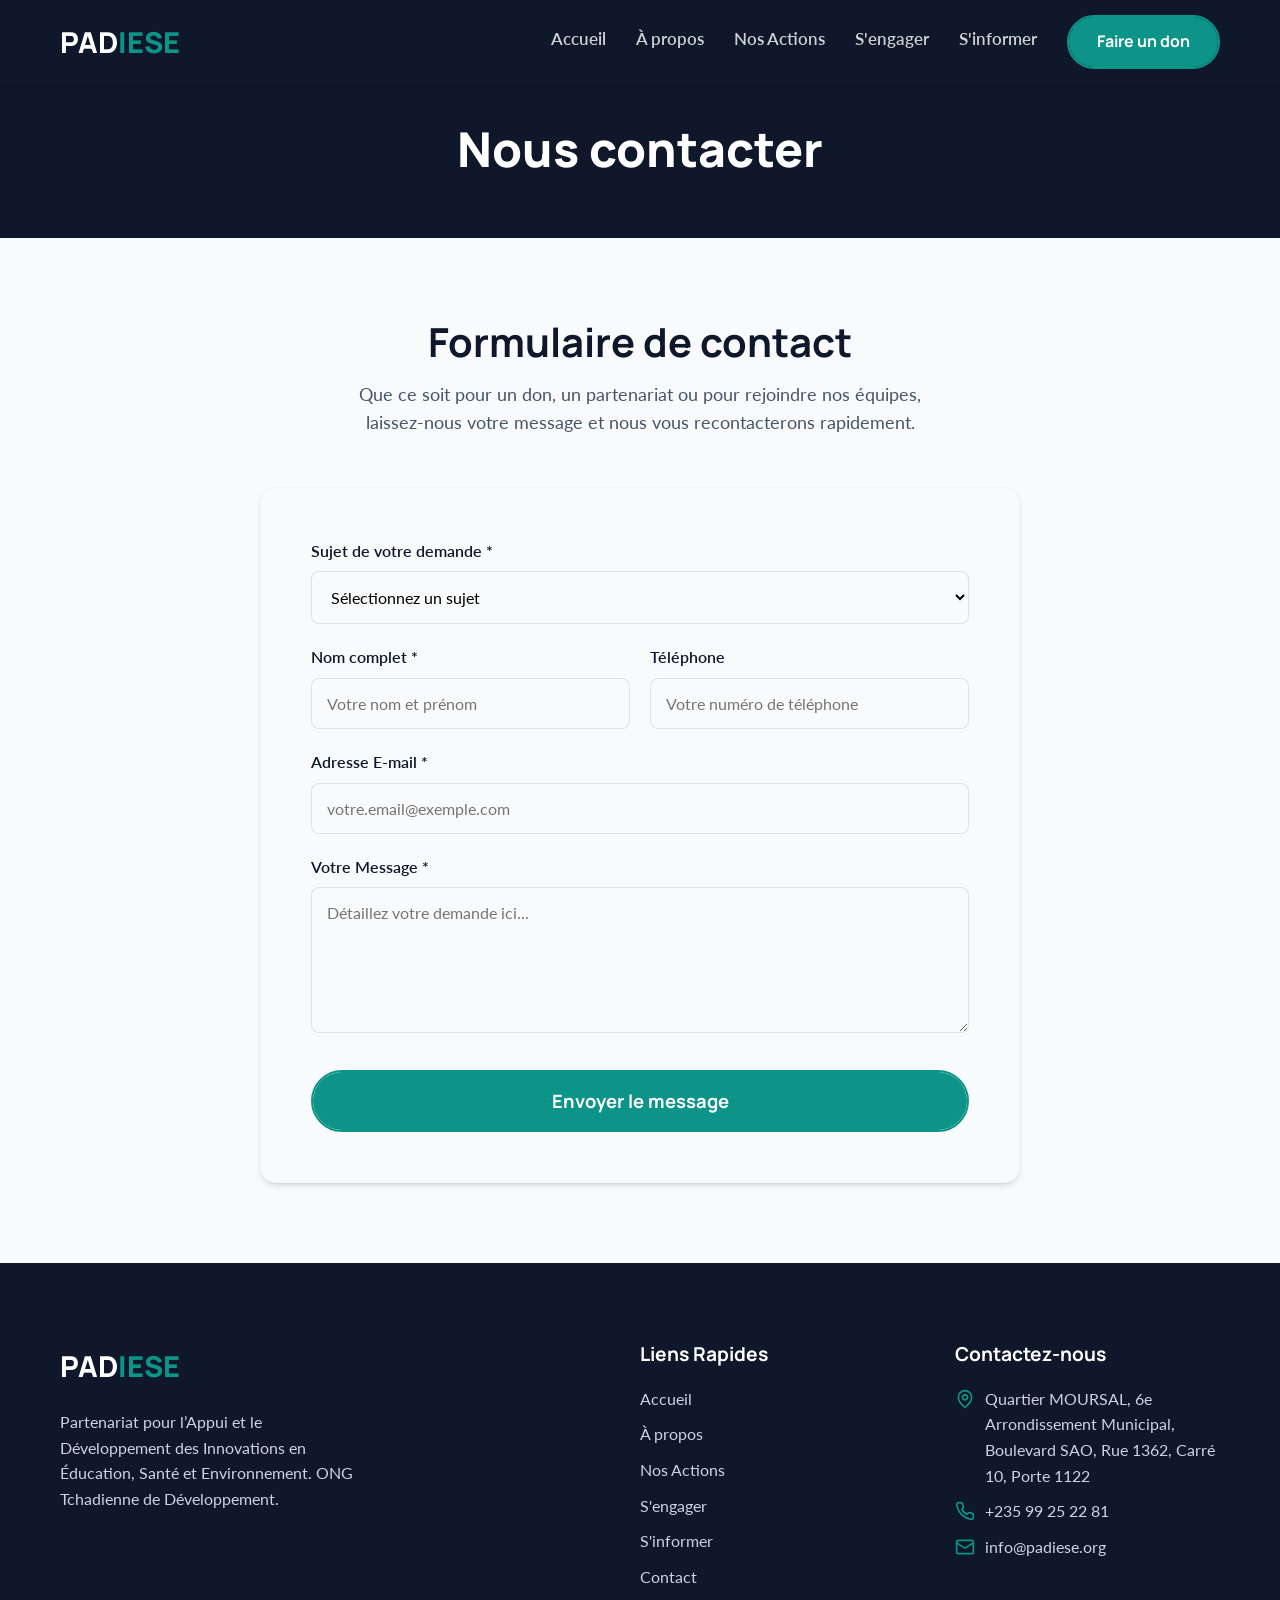
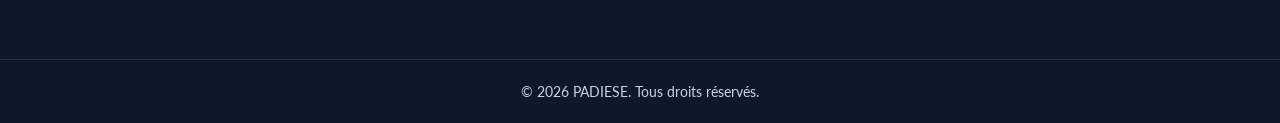
<file: contact.html>
<!DOCTYPE html>
<html lang="fr">
<head>
    <meta charset="UTF-8">
    <meta name="viewport" content="width=device-width, initial-scale=1.0">
    <meta name="description" content="Contactez le PADIESE pour faire un don, devenir partenaire ou rejoindre l'équipe.">
    <title>Contact & Formulaire | PADIESE</title>
    <link href="https://fonts.googleapis.com/css2?family=Lato:ital,wght@0,300;0,400;0,700;1,400&family=Manrope:wght@400;500;600;700;800&display=swap" rel="stylesheet">
    <link rel="stylesheet" href="css/style.css">
    <link rel="stylesheet" href="css/components.css">
    <link rel="stylesheet" href="css/animations.css">
    <style>
        .internal-header {
            background-color: var(--text-main);
            padding: 120px 0 60px;
            text-align: center;
        }
        .internal-header h1 {
            color: white;
            font-size: 3rem;
            font-weight: 800;
        }
        .navbar {
            background-color: var(--text-main) !important;
            padding: 15px 0 !important;
            box-shadow: var(--shadow-md) !important;
            border-bottom: none !important;
        }
        .form-group {
            margin-bottom: 20px;
        }
        .form-group label {
            display: block;
            margin-bottom: 8px;
            font-weight: 600;
            color: var(--text-main);
        }
        .form-control {
            width: 100%;
            padding: 15px;
            border: 1px solid rgba(0,0,0,0.1);
            border-radius: 8px;
            font-family: var(--font-body);
            font-size: 1rem;
            transition: border-color 0.3s;
            background-color: #f9fafb;
        }
        .form-control:focus {
            outline: none;
            border-color: var(--primary-color);
            background-color: white;
        }
    </style>
</head>
<body>
    <nav class="navbar" id="navbar">
        <div class="container nav-container">
            <a href="index.html" class="logo">PAD<span>IESE</span></a>
            <div class="nav-links">
                <a href="index.html">Accueil</a>
                <a href="a-propos.html">À propos</a>
                <a href="actions.html">Nos Actions</a>
                <a href="sengager.html">S'engager</a>
                <a href="sinformer.html">S'informer</a>
                <a href="contact.html?sujet=don" class="btn btn-primary">Faire un don</a>
            </div>
            <div class="mobile-menu-btn">
                <span></span><span></span><span></span>
            </div>
        </div>
    </nav>

    <main>
        <div class="internal-header">
            <div class="container">
                <h1>Nous <span class="yellow-underline-text" style="color: white;">contacter</span></h1>
            </div>
        </div>

        <section class="section-padding" style="background-color: var(--surface-color);">
            <div class="container" style="max-width: 800px; margin: 0 auto;">
                <div class="section-title text-center reveal">
                    <h2>Formulaire de contact</h2>
                    <p>Que ce soit pour un don, un partenariat ou pour rejoindre nos équipes, laissez-nous votre message et nous vous recontacterons rapidement.</p>
                </div>
                
                <div class="card reveal delay-1" style="text-align: left; padding: 50px;">
                    <!-- Remplacer "VOTRE_EMAIL_DE_SERVICE" par le vrai email dans l'attribut action plus tard -->
                    <form action="mailto:info@padiese.org" method="POST" enctype="text/plain" id="contactForm">
                        
                        <div class="form-group">
                            <label for="sujet">Sujet de votre demande *</label>
                            <select id="sujet" name="sujet" class="form-control" required>
                                <option value="" disabled selected>Sélectionnez un sujet</option>
                                <option value="don">Je souhaite faire un don</option>
                                <option value="partenariat">Je souhaite devenir partenaire / Mécénat</option>
                                <option value="benevolat">Je souhaite rejoindre l'équipe (Bénévolat/Stage)</option>
                                <option value="autre">Autre demande</option>
                            </select>
                        </div>

                        <div style="display: flex; gap: 20px; flex-wrap: wrap;">
                            <div class="form-group" style="flex: 1; min-width: 250px;">
                                <label for="nom">Nom complet *</label>
                                <input type="text" id="nom" name="nom" class="form-control" placeholder="Votre nom et prénom" required>
                            </div>
                            <div class="form-group" style="flex: 1; min-width: 250px;">
                                <label for="telephone">Téléphone</label>
                                <input type="tel" id="telephone" name="telephone" class="form-control" placeholder="Votre numéro de téléphone">
                            </div>
                        </div>

                        <div class="form-group">
                            <label for="email">Adresse E-mail *</label>
                            <input type="email" id="email" name="email" class="form-control" placeholder="votre.email@exemple.com" required>
                        </div>

                        <div class="form-group">
                            <label for="message">Votre Message *</label>
                            <textarea id="message" name="message" class="form-control" rows="6" placeholder="Détaillez votre demande ici..." required></textarea>
                        </div>

                        <div style="margin-top: 30px; text-align: center;">
                            <button type="submit" class="btn btn-primary btn-large" style="width: 100%;">Envoyer le message</button>
                        </div>
                    </form>
                </div>
            </div>
        </section>
    </main>

    <footer id="contact" class="footer">
        <div class="container footer-grid">
            <div class="footer-about">
                <a href="index.html" class="logo footer-logo">PAD<span>IESE</span></a>
                <p>Partenariat pour l’Appui et le Développement des Innovations en Éducation, Santé et Environnement. ONG Tchadienne de Développement.</p>
            </div>
            <div class="footer-links">
                <h4>Liens Rapides</h4>
                <ul>
                    <li><a href="index.html">Accueil</a></li>
                    <li><a href="a-propos.html">À propos</a></li>
                    <li><a href="actions.html">Nos Actions</a></li>
                    <li><a href="sengager.html">S'engager</a></li>
                    <li><a href="sinformer.html">S'informer</a></li>
                    <li><a href="contact.html">Contact</a></li>
                </ul>
            </div>
            <div class="footer-contact">
                <h4>Contactez-nous</h4>
                <div style="display: flex; align-items: flex-start; gap: 10px; margin-bottom: 10px;">
                    <svg xmlns="http://www.w3.org/2000/svg" width="20" height="20" viewBox="0 0 24 24" fill="none" stroke="currentColor" stroke-width="2" stroke-linecap="round" stroke-linejoin="round" style="color: var(--primary-color); flex-shrink: 0; margin-top: 3px;"><path d="M20 10c0 6-8 12-8 12s-8-6-8-12a8 8 0 0 1 16 0Z"/><circle cx="12" cy="10" r="3"/></svg>
                    <p style="margin-bottom: 0;">Quartier MOURSAL, 6e Arrondissement Municipal, Boulevard SAO, Rue 1362, Carré 10, Porte 1122</p>
                </div>
                <div style="display: flex; align-items: center; gap: 10px; margin-bottom: 10px;">
                    <svg xmlns="http://www.w3.org/2000/svg" width="20" height="20" viewBox="0 0 24 24" fill="none" stroke="currentColor" stroke-width="2" stroke-linecap="round" stroke-linejoin="round" style="color: var(--primary-color); flex-shrink: 0;"><path d="M22 16.92v3a2 2 0 0 1-2.18 2 19.79 19.79 0 0 1-8.63-3.07 19.5 19.5 0 0 1-6-6 19.79 19.79 0 0 1-3.07-8.67A2 2 0 0 1 4.11 2h3a2 2 0 0 1 2 1.72 12.84 12.84 0 0 0 .7 2.81 2 2 0 0 1-.45 2.11L8.09 9.91a16 16 0 0 0 6 6l1.27-1.27a2 2 0 0 1 2.11-.45 12.84 12.84 0 0 0 2.81.7A2 2 0 0 1 22 16.92z"/></svg>
                    <p style="margin-bottom: 0;">+235 99 25 22 81</p>
                </div>
                <div style="display: flex; align-items: center; gap: 10px;">
                    <svg xmlns="http://www.w3.org/2000/svg" width="20" height="20" viewBox="0 0 24 24" fill="none" stroke="currentColor" stroke-width="2" stroke-linecap="round" stroke-linejoin="round" style="color: var(--primary-color); flex-shrink: 0;"><rect width="20" height="16" x="2" y="4" rx="2"/><path d="m22 7-8.97 5.7a1.94 1.94 0 0 1-2.06 0L2 7"/></svg>
                    <p style="margin-bottom: 0;">info@padiese.org</p>
                </div>
            </div>
        </div>
        <div class="footer-bottom text-center">
            <p>&copy; 2026 PADIESE. Tous droits réservés.</p>
        </div>
    </footer>

    <script src="js/main.js"></script>
    <script>
        // Pre-select subject based on URL parameter
        document.addEventListener('DOMContentLoaded', function() {
            const urlParams = new URLSearchParams(window.location.search);
            const sujet = urlParams.get('sujet');
            if (sujet) {
                const selectElement = document.getElementById('sujet');
                if (selectElement.querySelector(`option[value="${sujet}"]`)) {
                    selectElement.value = sujet;
                }
            }
        });
    </script>
</body>
</html>
</file>
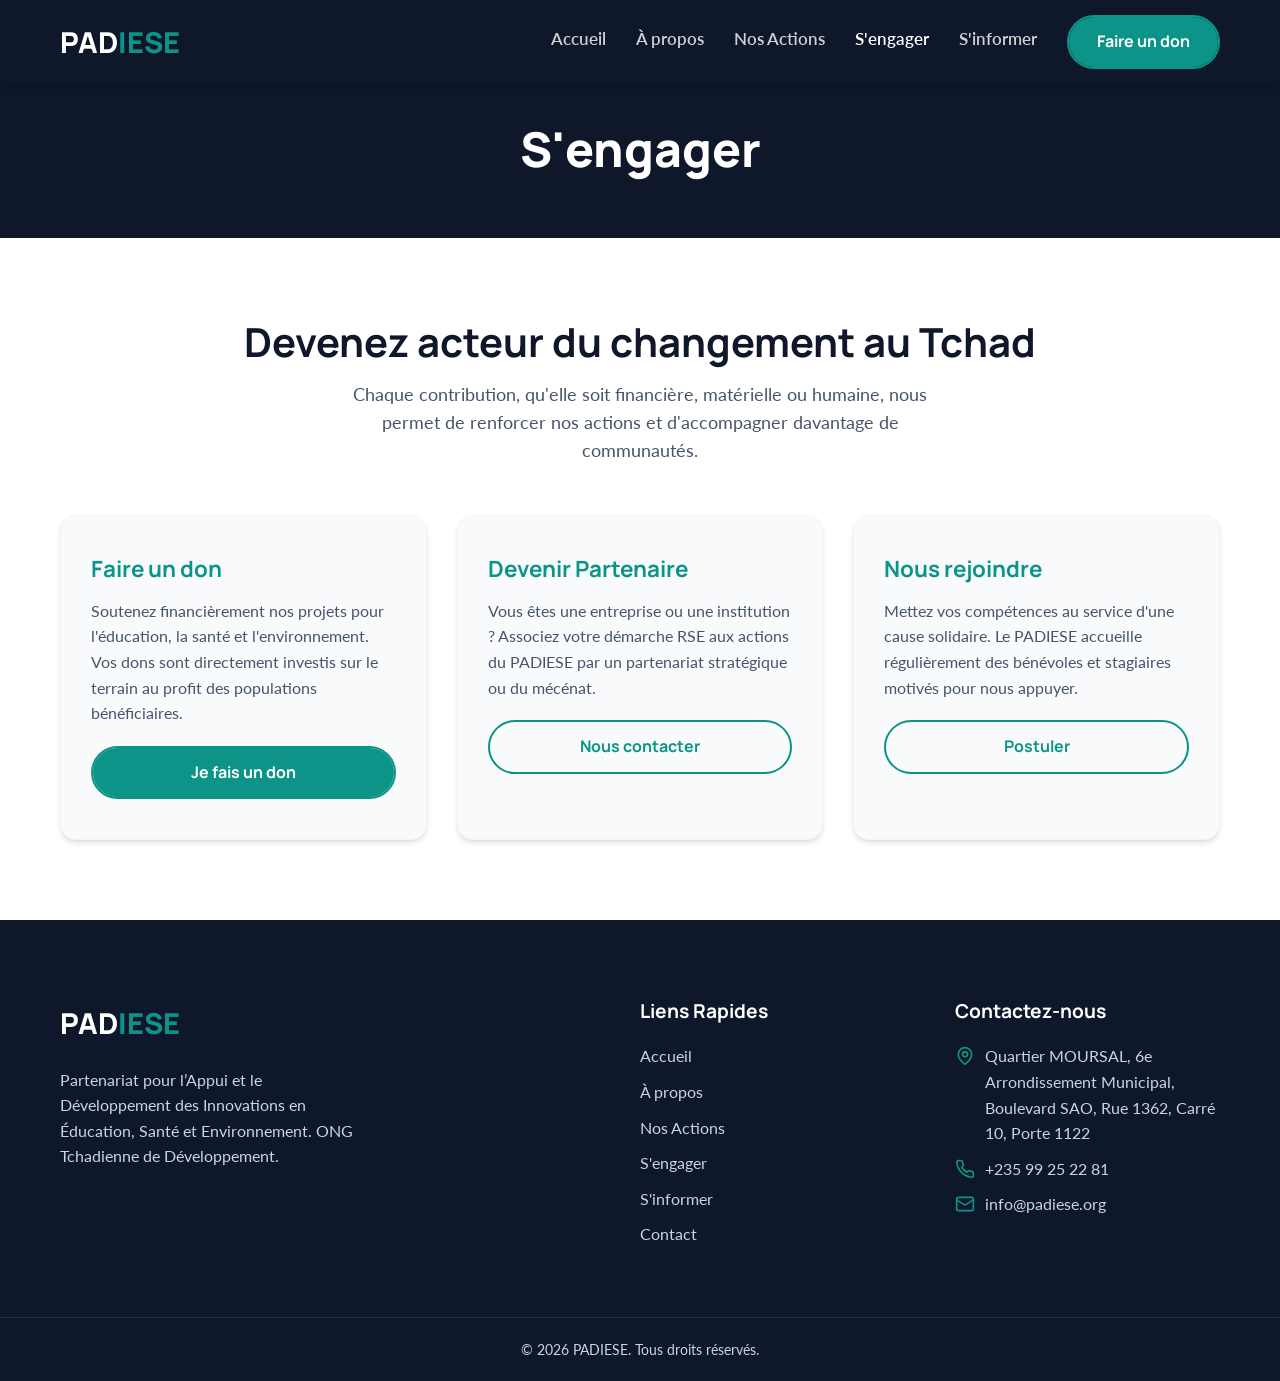
<file: sengager.html>
<!DOCTYPE html>
<html lang="fr">
<head>
    <meta charset="UTF-8">
    <meta name="viewport" content="width=device-width, initial-scale=1.0">
    <meta name="description" content="S'engager avec le PADIESE : Faire un don, devenir partenaire, bénévolat.">
    <title>S'engager | PADIESE</title>
    <link href="https://fonts.googleapis.com/css2?family=Lato:ital,wght@0,300;0,400;0,700;1,400&family=Manrope:wght@400;500;600;700;800&display=swap" rel="stylesheet">
    <link rel="stylesheet" href="css/style.css">
    <link rel="stylesheet" href="css/components.css">
    <link rel="stylesheet" href="css/animations.css">
    <style>
        .internal-header {
            background-color: var(--text-main);
            padding: 120px 0 60px;
            text-align: center;
        }
        .internal-header h1 {
            color: white;
            font-size: 3rem;
            font-weight: 800;
        }
        .navbar {
            background-color: var(--text-main) !important;
            padding: 15px 0 !important;
            box-shadow: var(--shadow-md) !important;
            border-bottom: none !important;
        }
    </style>
</head>
<body>
    <nav class="navbar" id="navbar">
        <div class="container nav-container">
            <a href="index.html" class="logo">PAD<span>IESE</span></a>
            <div class="nav-links">
                <a href="index.html">Accueil</a>
                <a href="a-propos.html">À propos</a>
                <a href="actions.html">Nos Actions</a>
                <a href="sengager.html" style="color: white;">S'engager</a>
                <a href="sinformer.html">S'informer</a>
                <a href="contact.html?sujet=don" class="btn btn-primary">Faire un don</a>
            </div>
            <div class="mobile-menu-btn">
                <span></span><span></span><span></span>
            </div>
        </div>
    </nav>

    <main>
        <div class="internal-header">
            <div class="container">
                <h1>S'<span class="yellow-underline-text" style="color: white;">engager</span></h1>
            </div>
        </div>

        <!-- S'engager Intro -->
        <section class="section-padding">
            <div class="container">
                <div class="section-title text-center reveal">
                    <h2>Devenez acteur du changement au Tchad</h2>
                    <p style="margin-bottom: 2rem;">Chaque contribution, qu'elle soit financière, matérielle ou humaine, nous permet de renforcer nos actions et d'accompagner davantage de communautés.</p>
                </div>
                
                <div class="grid-3 mission-cards">
                    <!-- Don -->
                    <div class="card reveal delay-1" style="text-align: left;">
                        <h3 style="color: var(--primary-color);">Faire un don</h3>
                        <p style="margin-bottom: 20px;">Soutenez financièrement nos projets pour l'éducation, la santé et l'environnement. Vos dons sont directement investis sur le terrain au profit des populations bénéficiaires.</p>
                        <a href="contact.html?sujet=don" class="btn btn-primary" style="display: block; text-align: center;">Je fais un don</a>
                    </div>
                    <!-- Partenariat -->
                    <div class="card reveal delay-2" style="text-align: left;">
                        <h3 style="color: var(--primary-color);">Devenir Partenaire</h3>
                        <p style="margin-bottom: 20px;">Vous êtes une entreprise ou une institution ? Associez votre démarche RSE aux actions du PADIESE par un partenariat stratégique ou du mécénat.</p>
                        <a href="contact.html?sujet=partenariat" class="btn btn-secondary" style="display: block; text-align: center; border-color: var(--primary-color); color: var(--primary-color) !important;">Nous contacter</a>
                    </div>
                    <!-- Bénévolat -->
                    <div class="card reveal delay-3" style="text-align: left;">
                        <h3 style="color: var(--primary-color);">Nous rejoindre</h3>
                        <p style="margin-bottom: 20px;">Mettez vos compétences au service d'une cause solidaire. Le PADIESE accueille régulièrement des bénévoles et stagiaires motivés pour nous appuyer.</p>
                        <a href="contact.html?sujet=benevolat" class="btn btn-secondary" style="display: block; text-align: center; border-color: var(--primary-color); color: var(--primary-color) !important;">Postuler</a>
                    </div>
                </div>
            </div>
        </section>


    </main>

    <footer id="contact" class="footer">
        <div class="container footer-grid">
            <div class="footer-about">
                <a href="index.html" class="logo footer-logo">PAD<span>IESE</span></a>
                <p>Partenariat pour l’Appui et le Développement des Innovations en Éducation, Santé et Environnement. ONG Tchadienne de Développement.</p>
            </div>
            <div class="footer-links">
                <h4>Liens Rapides</h4>
                <ul>
                    <li><a href="index.html">Accueil</a></li>
                    <li><a href="a-propos.html">À propos</a></li>
                    <li><a href="actions.html">Nos Actions</a></li>
                    <li><a href="sengager.html">S'engager</a></li>
                    <li><a href="sinformer.html">S'informer</a></li>
                    <li><a href="contact.html">Contact</a></li>
                </ul>
            </div>
            <div class="footer-contact">
                <h4>Contactez-nous</h4>
                <div style="display: flex; align-items: flex-start; gap: 10px; margin-bottom: 10px;">
                    <svg xmlns="http://www.w3.org/2000/svg" width="20" height="20" viewBox="0 0 24 24" fill="none" stroke="currentColor" stroke-width="2" stroke-linecap="round" stroke-linejoin="round" style="color: var(--primary-color); flex-shrink: 0; margin-top: 3px;"><path d="M20 10c0 6-8 12-8 12s-8-6-8-12a8 8 0 0 1 16 0Z"/><circle cx="12" cy="10" r="3"/></svg>
                    <p style="margin-bottom: 0;">Quartier MOURSAL, 6e Arrondissement Municipal, Boulevard SAO, Rue 1362, Carré 10, Porte 1122</p>
                </div>
                <div style="display: flex; align-items: center; gap: 10px; margin-bottom: 10px;">
                    <svg xmlns="http://www.w3.org/2000/svg" width="20" height="20" viewBox="0 0 24 24" fill="none" stroke="currentColor" stroke-width="2" stroke-linecap="round" stroke-linejoin="round" style="color: var(--primary-color); flex-shrink: 0;"><path d="M22 16.92v3a2 2 0 0 1-2.18 2 19.79 19.79 0 0 1-8.63-3.07 19.5 19.5 0 0 1-6-6 19.79 19.79 0 0 1-3.07-8.67A2 2 0 0 1 4.11 2h3a2 2 0 0 1 2 1.72 12.84 12.84 0 0 0 .7 2.81 2 2 0 0 1-.45 2.11L8.09 9.91a16 16 0 0 0 6 6l1.27-1.27a2 2 0 0 1 2.11-.45 12.84 12.84 0 0 0 2.81.7A2 2 0 0 1 22 16.92z"/></svg>
                    <p style="margin-bottom: 0;">+235 99 25 22 81</p>
                </div>
                <div style="display: flex; align-items: center; gap: 10px;">
                    <svg xmlns="http://www.w3.org/2000/svg" width="20" height="20" viewBox="0 0 24 24" fill="none" stroke="currentColor" stroke-width="2" stroke-linecap="round" stroke-linejoin="round" style="color: var(--primary-color); flex-shrink: 0;"><rect width="20" height="16" x="2" y="4" rx="2"/><path d="m22 7-8.97 5.7a1.94 1.94 0 0 1-2.06 0L2 7"/></svg>
                    <p style="margin-bottom: 0;">info@padiese.org</p>
                </div>
            </div>
        </div>
        <div class="footer-bottom text-center">
            <p>&copy; 2026 PADIESE. Tous droits réservés.</p>
        </div>
    </footer>

    <script src="js/main.js"></script>
</body>
</html>
</file>
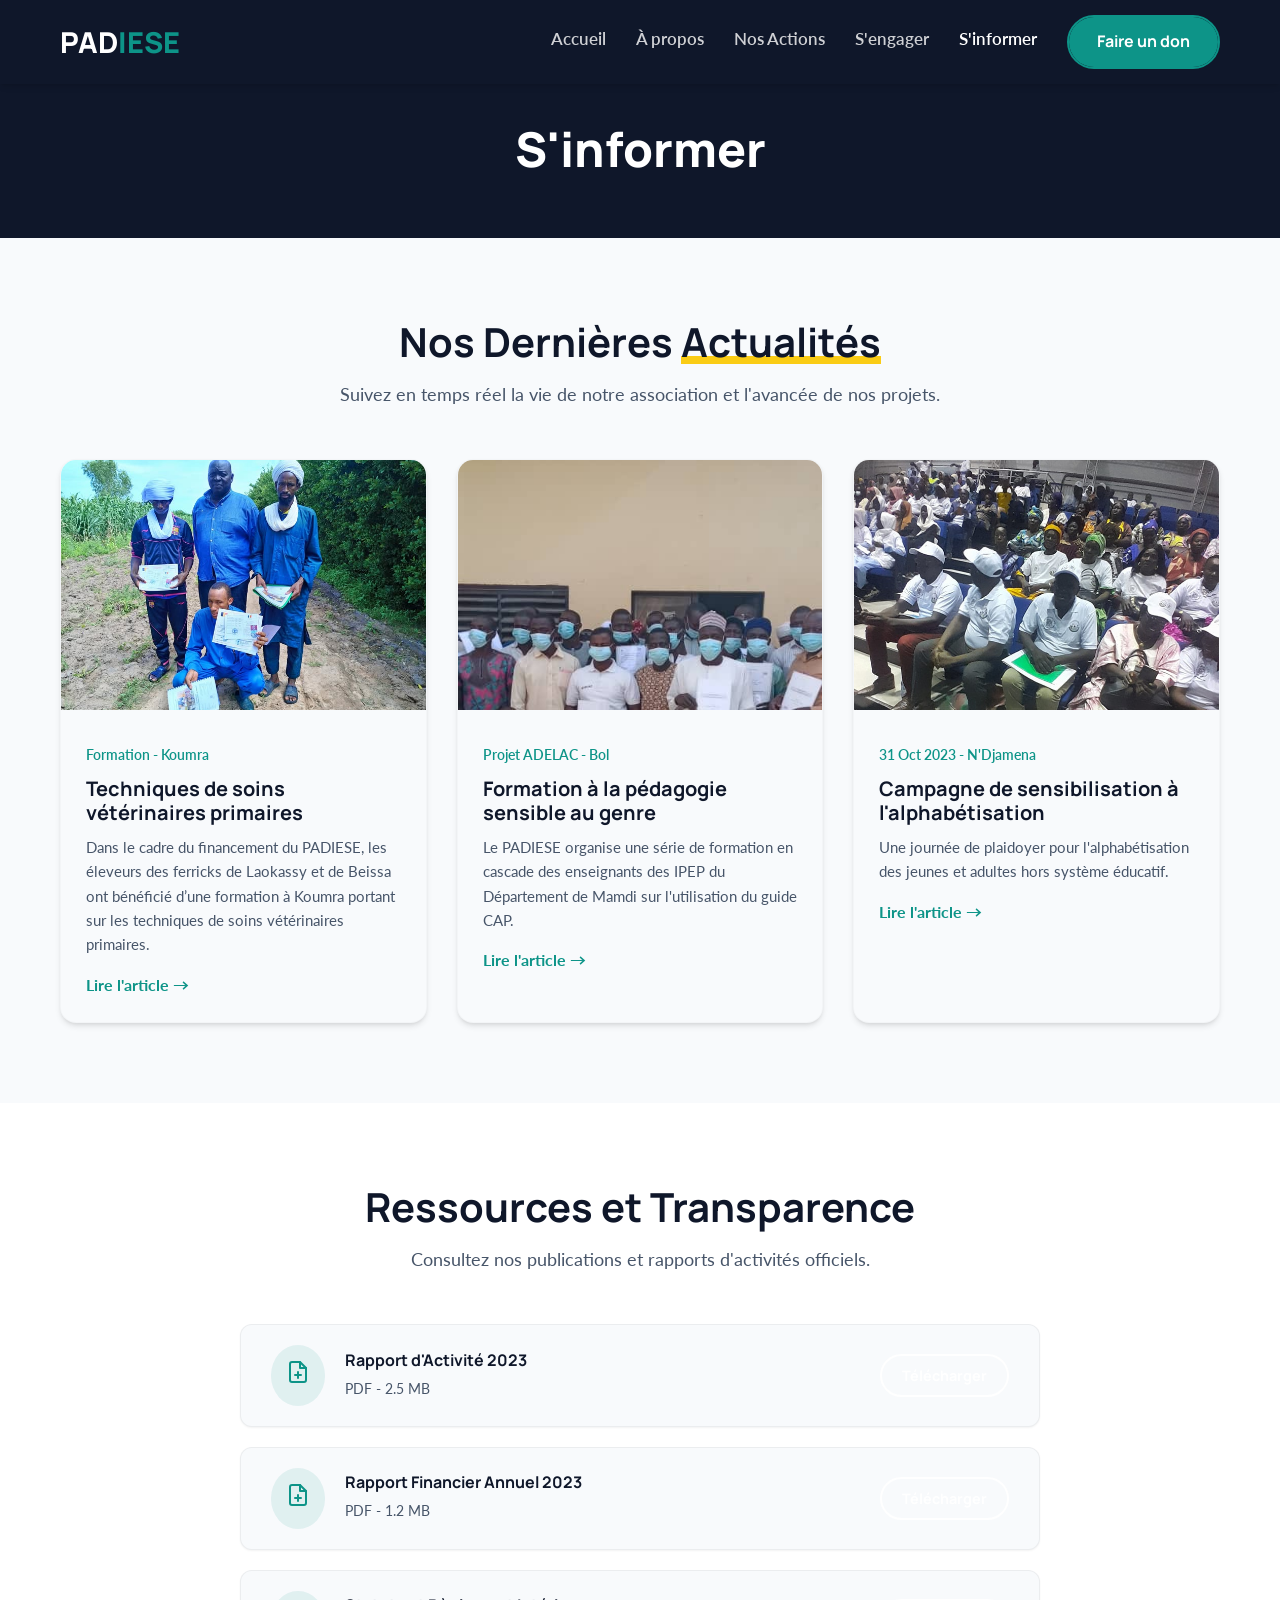
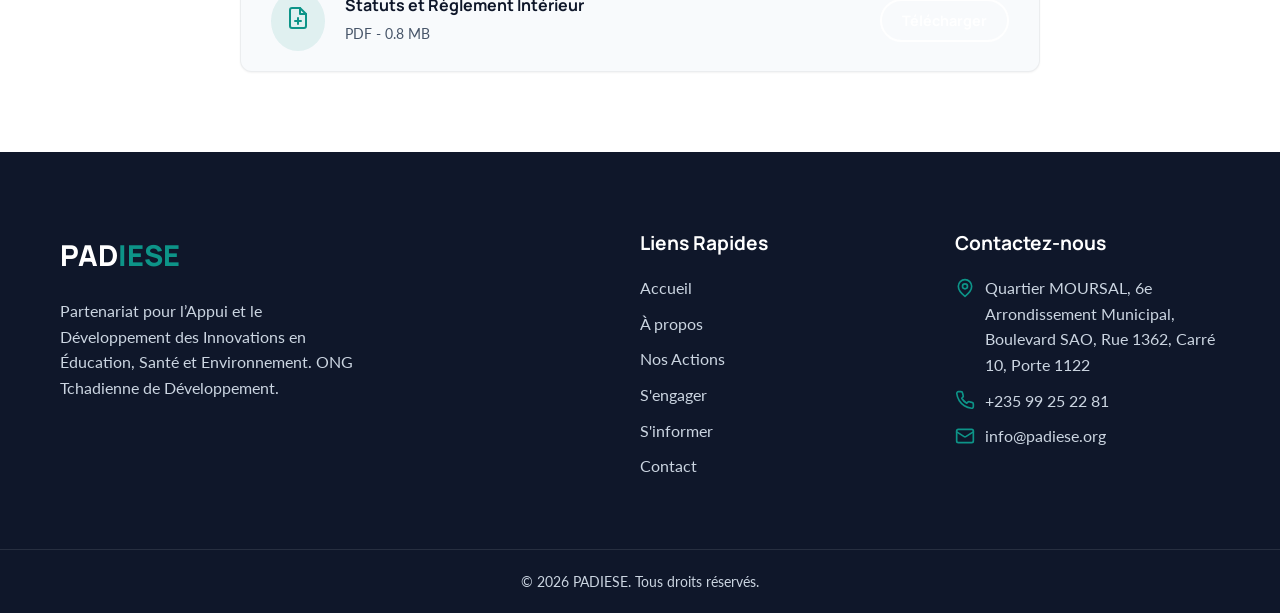
<file: sinformer.html>
<!DOCTYPE html>
<html lang="fr">
<head>
    <meta charset="UTF-8">
    <meta name="viewport" content="width=device-width, initial-scale=1.0">
    <meta name="description" content="S'informer avec le PADIESE : Actualités, rapports, et publications de l'ONG.">
    <title>S'informer | PADIESE</title>
    <link href="https://fonts.googleapis.com/css2?family=Lato:ital,wght@0,300;0,400;0,700;1,400&family=Manrope:wght@400;500;600;700;800&display=swap" rel="stylesheet">
    <link rel="stylesheet" href="css/style.css">
    <link rel="stylesheet" href="css/components.css">
    <link rel="stylesheet" href="css/animations.css">
    <style>
        .internal-header {
            background-color: var(--text-main);
            padding: 120px 0 60px;
            text-align: center;
        }
        .internal-header h1 {
            color: white;
            font-size: 3rem;
            font-weight: 800;
        }
        .navbar {
            background-color: var(--text-main) !important;
            padding: 15px 0 !important;
            box-shadow: var(--shadow-md) !important;
            border-bottom: none !important;
        }
    </style>
</head>
<body>
    <nav class="navbar" id="navbar">
        <div class="container nav-container">
            <a href="index.html" class="logo">PAD<span>IESE</span></a>
            <div class="nav-links">
                <a href="index.html">Accueil</a>
                <a href="a-propos.html">À propos</a>
                <a href="actions.html">Nos Actions</a>
                <a href="sengager.html">S'engager</a>
                <a href="sinformer.html" style="color: white;">S'informer</a>
                <a href="contact.html?sujet=don" class="btn btn-primary">Faire un don</a>
            </div>
            <div class="mobile-menu-btn">
                <span></span><span></span><span></span>
            </div>
        </div>
    </nav>

    <main>
        <div class="internal-header">
            <div class="container">
                <h1>S'<span class="yellow-underline-text" style="color: white;">informer</span></h1>
            </div>
        </div>

        <!-- Actualités / Blog -->
        <section class="section-padding" style="background-color: var(--surface-color);">
            <div class="container">
                <div class="section-title text-center reveal">
                    <h2>Nos Dernières <span class="yellow-underline-text">Actualités</span></h2>
                    <p>Suivez en temps réel la vie de notre association et l'avancée de nos projets.</p>
                </div>
                <div class="grid-3">
                    <div class="card reveal delay-1" style="padding: 0; overflow: hidden; text-align: left;">
                        <img src="images/473360840_1730516717730253_8406266396441770291_n.jpg" alt="Soins vétérinaires primaires" style="width: 100%; height: 250px; object-fit: cover; object-position: center 20%;">
                        <div style="padding: 25px;">
                            <span style="font-size: 0.85rem; color: var(--primary-color); font-weight: 600;">Formation - Koumra</span>
                            <h3 style="margin: 10px 0; font-size: 1.25rem;">Techniques de soins vétérinaires primaires</h3>
                            <p style="color: var(--text-muted); font-size: 0.95rem; margin-bottom: 15px;">Dans le cadre du financement du PADIESE, les éleveurs des ferricks de Laokassy et de Beissa ont bénéficié d’une formation à Koumra portant sur les techniques de soins vétérinaires primaires.</p>
                            <a href="actions.html" style="color: var(--primary-color); font-weight: 700; text-decoration: none;">Lire l'article →</a>
                        </div>
                    </div>
                    
                    <div class="card reveal delay-2" style="padding: 0; overflow: hidden; text-align: left;">
                        <img src="images/470239380_969892848502532_4528206277445745098_n.jpg" alt="Formation des enseignants IPEP" style="width: 100%; height: 250px; object-fit: cover; object-position: center 20%;">
                        <div style="padding: 25px;">
                            <span style="font-size: 0.85rem; color: var(--primary-color); font-weight: 600;">Projet ADELAC - Bol</span>
                            <h3 style="margin: 10px 0; font-size: 1.25rem;">Formation à la pédagogie sensible au genre</h3>
                            <p style="color: var(--text-muted); font-size: 0.95rem; margin-bottom: 15px;">Le PADIESE organise une série de formation en cascade des enseignants des IPEP du Département de Mamdi sur l'utilisation du guide CAP.</p>
                            <a href="actions.html" style="color: var(--primary-color); font-weight: 700; text-decoration: none;">Lire l'article →</a>
                        </div>
                    </div>
                    
                    <div class="card reveal delay-3" style="padding: 0; overflow: hidden; text-align: left;">
                        <img src="images/485013255_989605013367758_7354269931741032101_n.jpg" alt="Alphabétisation" style="width: 100%; height: 250px; object-fit: cover; object-position: center 20%;">
                        <div style="padding: 25px;">
                            <span style="font-size: 0.85rem; color: var(--primary-color); font-weight: 600;">31 Oct 2023 - N'Djamena</span>
                            <h3 style="margin: 10px 0; font-size: 1.25rem;">Campagne de sensibilisation à l'alphabétisation</h3>
                            <p style="color: var(--text-muted); font-size: 0.95rem; margin-bottom: 15px;">Une journée de plaidoyer pour l'alphabétisation des jeunes et adultes hors système éducatif.</p>
                            <a href="actions.html" style="color: var(--primary-color); font-weight: 700; text-decoration: none;">Lire l'article →</a>
                        </div>
                    </div>
                </div>
            </div>
        </section>

        <!-- Ressources / Rapports Section -->
        <section class="section-padding">
            <div class="container">
                <div class="section-title text-center reveal">
                    <h2>Ressources et Transparence</h2>
                    <p>Consultez nos publications et rapports d'activités officiels.</p>
                </div>
                
                <div class="reveal delay-1" style="max-width: 800px; margin: 0 auto; display: flex; flex-direction: column; gap: 20px;">
                    <!-- Rapport item -->
                    <div style="display: flex; align-items: center; justify-content: space-between; padding: 20px 30px; background: var(--surface-color); border-radius: 12px; border: 1px solid rgba(0,0,0,0.05); box-shadow: var(--shadow-sm);">
                        <div style="display: flex; align-items: center; gap: 20px;">
                            <div style="background-color: rgba(13, 148, 136, 0.1); padding: 15px; border-radius: 50%; color: var(--primary-color);">
                                <svg xmlns="http://www.w3.org/2000/svg" width="24" height="24" viewBox="0 0 24 24" fill="none" stroke="currentColor" stroke-width="2" stroke-linecap="round" stroke-linejoin="round"><path d="M14 2H6a2 2 0 0 0-2 2v16a2 2 0 0 0 2 2h12a2 2 0 0 0 2-2V8z"/><polyline points="14 2 14 8 20 8"/><line x1="12" y1="18" x2="12" y2="12"/><line x1="9" y1="15" x2="15" y2="15"/></svg>
                            </div>
                            <div>
                                <h4 style="margin-bottom: 5px;">Rapport d'Activité 2023</h4>
                                <span style="font-size: 0.85rem; color: var(--text-muted);">PDF - 2.5 MB</span>
                            </div>
                        </div>
                        <a href="rapports/rapport-activite-2023.pdf" download class="btn btn-secondary" style="padding: 8px 20px; font-size: 0.9rem;">Télécharger</a>
                    </div>
                    
                    <div style="display: flex; align-items: center; justify-content: space-between; padding: 20px 30px; background: var(--surface-color); border-radius: 12px; border: 1px solid rgba(0,0,0,0.05); box-shadow: var(--shadow-sm);">
                        <div style="display: flex; align-items: center; gap: 20px;">
                            <div style="background-color: rgba(13, 148, 136, 0.1); padding: 15px; border-radius: 50%; color: var(--primary-color);">
                                <svg xmlns="http://www.w3.org/2000/svg" width="24" height="24" viewBox="0 0 24 24" fill="none" stroke="currentColor" stroke-width="2" stroke-linecap="round" stroke-linejoin="round"><path d="M14 2H6a2 2 0 0 0-2 2v16a2 2 0 0 0 2 2h12a2 2 0 0 0 2-2V8z"/><polyline points="14 2 14 8 20 8"/><line x1="12" y1="18" x2="12" y2="12"/><line x1="9" y1="15" x2="15" y2="15"/></svg>
                            </div>
                            <div>
                                <h4 style="margin-bottom: 5px;">Rapport Financier Annuel 2023</h4>
                                <span style="font-size: 0.85rem; color: var(--text-muted);">PDF - 1.2 MB</span>
                            </div>
                        </div>
                        <a href="rapports/rapport-financier-2023.pdf" download class="btn btn-secondary" style="padding: 8px 20px; font-size: 0.9rem;">Télécharger</a>
                    </div>
                    
                    <div style="display: flex; align-items: center; justify-content: space-between; padding: 20px 30px; background: var(--surface-color); border-radius: 12px; border: 1px solid rgba(0,0,0,0.05); box-shadow: var(--shadow-sm);">
                        <div style="display: flex; align-items: center; gap: 20px;">
                            <div style="background-color: rgba(13, 148, 136, 0.1); padding: 15px; border-radius: 50%; color: var(--primary-color);">
                                <svg xmlns="http://www.w3.org/2000/svg" width="24" height="24" viewBox="0 0 24 24" fill="none" stroke="currentColor" stroke-width="2" stroke-linecap="round" stroke-linejoin="round"><path d="M14 2H6a2 2 0 0 0-2 2v16a2 2 0 0 0 2 2h12a2 2 0 0 0 2-2V8z"/><polyline points="14 2 14 8 20 8"/><line x1="12" y1="18" x2="12" y2="12"/><line x1="9" y1="15" x2="15" y2="15"/></svg>
                            </div>
                            <div>
                                <h4 style="margin-bottom: 5px;">Statuts et Règlement Intérieur</h4>
                                <span style="font-size: 0.85rem; color: var(--text-muted);">PDF - 0.8 MB</span>
                            </div>
                        </div>
                        <a href="rapports/statuts-reglement.pdf" download class="btn btn-secondary" style="padding: 8px 20px; font-size: 0.9rem;">Télécharger</a>
                    </div>
                </div>
            </div>
        </section>
    </main>

    <footer id="contact" class="footer">
        <div class="container footer-grid">
            <div class="footer-about">
                <a href="index.html" class="logo footer-logo">PAD<span>IESE</span></a>
                <p>Partenariat pour l’Appui et le Développement des Innovations en Éducation, Santé et Environnement. ONG Tchadienne de Développement.</p>
            </div>
            <div class="footer-links">
                <h4>Liens Rapides</h4>
                <ul>
                    <li><a href="index.html">Accueil</a></li>
                    <li><a href="a-propos.html">À propos</a></li>
                    <li><a href="actions.html">Nos Actions</a></li>
                    <li><a href="sengager.html">S'engager</a></li>
                    <li><a href="sinformer.html">S'informer</a></li>
                    <li><a href="contact.html">Contact</a></li>
                </ul>
            </div>
            <div class="footer-contact">
                <h4>Contactez-nous</h4>
                <div style="display: flex; align-items: flex-start; gap: 10px; margin-bottom: 10px;">
                    <svg xmlns="http://www.w3.org/2000/svg" width="20" height="20" viewBox="0 0 24 24" fill="none" stroke="currentColor" stroke-width="2" stroke-linecap="round" stroke-linejoin="round" style="color: var(--primary-color); flex-shrink: 0; margin-top: 3px;"><path d="M20 10c0 6-8 12-8 12s-8-6-8-12a8 8 0 0 1 16 0Z"/><circle cx="12" cy="10" r="3"/></svg>
                    <p style="margin-bottom: 0;">Quartier MOURSAL, 6e Arrondissement Municipal, Boulevard SAO, Rue 1362, Carré 10, Porte 1122</p>
                </div>
                <div style="display: flex; align-items: center; gap: 10px; margin-bottom: 10px;">
                    <svg xmlns="http://www.w3.org/2000/svg" width="20" height="20" viewBox="0 0 24 24" fill="none" stroke="currentColor" stroke-width="2" stroke-linecap="round" stroke-linejoin="round" style="color: var(--primary-color); flex-shrink: 0;"><path d="M22 16.92v3a2 2 0 0 1-2.18 2 19.79 19.79 0 0 1-8.63-3.07 19.5 19.5 0 0 1-6-6 19.79 19.79 0 0 1-3.07-8.67A2 2 0 0 1 4.11 2h3a2 2 0 0 1 2 1.72 12.84 12.84 0 0 0 .7 2.81 2 2 0 0 1-.45 2.11L8.09 9.91a16 16 0 0 0 6 6l1.27-1.27a2 2 0 0 1 2.11-.45 12.84 12.84 0 0 0 2.81.7A2 2 0 0 1 22 16.92z"/></svg>
                    <p style="margin-bottom: 0;">+235 99 25 22 81</p>
                </div>
                <div style="display: flex; align-items: center; gap: 10px;">
                    <svg xmlns="http://www.w3.org/2000/svg" width="20" height="20" viewBox="0 0 24 24" fill="none" stroke="currentColor" stroke-width="2" stroke-linecap="round" stroke-linejoin="round" style="color: var(--primary-color); flex-shrink: 0;"><rect width="20" height="16" x="2" y="4" rx="2"/><path d="m22 7-8.97 5.7a1.94 1.94 0 0 1-2.06 0L2 7"/></svg>
                    <p style="margin-bottom: 0;">info@padiese.org</p>
                </div>
            </div>
        </div>
        <div class="footer-bottom text-center">
            <p>&copy; 2026 PADIESE. Tous droits réservés.</p>
        </div>
    </footer>

    <script src="js/main.js"></script>
</body>
</html>
</file>
<file: css/style.css>
/* Variables */
:root {
    --primary-color: #0d9488; /* Teal / Green from ID-ONG */
    --primary-dark: #0f766e;
    --secondary-color: #facc15; /* Yellow Accent */
    --secondary-dark: #eab308;
    --bg-color: #ffffff;
    --surface-color: #f8fafc; /* Very light gray */
    --text-main: #0f172a; /* Dark Navy */
    --text-muted: #475569;
    --font-heading: 'Manrope', sans-serif;
    --font-body: 'Lato', sans-serif;
    --transition: all 0.3s cubic-bezier(0.4, 0, 0.2, 1);
    --shadow-sm: 0 1px 2px 0 rgb(0 0 0 / 0.05);
    --shadow-md: 0 4px 6px -1px rgb(0 0 0 / 0.1), 0 2px 4px -2px rgb(0 0 0 / 0.1);
    --shadow-lg: 0 10px 15px -3px rgb(0 0 0 / 0.1), 0 4px 6px -4px rgb(0 0 0 / 0.1);
}

/* Reset & Global */
* {
    margin: 0;
    padding: 0;
    box-sizing: border-box;
}

/* Custom Leaflet Map Pin */
.custom-pin {
    background: transparent !important;
    border: none !important;
}

html {
    scroll-behavior: smooth;
}

body {
    font-family: var(--font-body);
    color: var(--text-main);
    background-color: var(--bg-color);
    line-height: 1.6;
    overflow-x: hidden;
}

h1, h2, h3, h4, h5, h6 {
    font-family: var(--font-heading);
    font-weight: 700;
    line-height: 1.2;
    color: var(--text-main);
}

a {
    text-decoration: none;
    color: inherit;
    transition: var(--transition);
}

ul {
    list-style: none;
}

/* Layout Utilities */
.container {
    max-width: 1200px;
    margin: 0 auto;
    padding: 0 20px;
}

.section-padding {
    padding: 80px 0;
}

.text-center {
    text-align: center;
}

.grid-3 {
    display: grid;
    grid-template-columns: repeat(auto-fit, minmax(300px, 1fr));
    gap: 30px;
}

.section-title {
    margin-bottom: 50px;
}

.section-title h2 {
    font-size: 2.5rem;
    margin-bottom: 15px;
    position: relative;
    display: inline-block;
}

.section-title p {
    color: var(--text-muted);
    font-size: 1.1rem;
    max-width: 600px;
    margin: 0 auto;
}
</file>
<file: css/components.css>
/* Navbar */
.navbar {
    position: fixed;
    top: 0;
    left: 0;
    width: 100%;
    background: transparent;
    z-index: 1000;
    padding: 20px 0;
    transition: var(--transition);
    border-bottom: 1px solid rgba(255, 255, 255, 0.1);
}

.navbar.scrolled {
    padding: 15px 0;
    background: var(--text-main); /* Dark background on scroll */
    box-shadow: var(--shadow-md);
    border-bottom: none;
}

.nav-container {
    display: flex;
    justify-content: space-between;
    align-items: center;
}

.logo {
    font-family: var(--font-heading);
    font-size: 1.8rem;
    font-weight: 800;
    color: white;
}

.logo span {
    color: var(--primary-color);
}

.nav-links {
    display: flex;
    gap: 30px;
    align-items: center;
}

.nav-links a:not(.btn) {
    font-weight: 600;
    color: rgba(255, 255, 255, 0.8);
    font-size: 1.05rem;
    position: relative;
    padding-bottom: 5px;
    transition: color 0.3s ease;
}

.nav-links a:not(.btn)::after {
    content: '';
    position: absolute;
    bottom: 0;
    left: 0;
    width: 0;
    height: 2px;
    background-color: var(--secondary-color);
    transition: width 0.3s cubic-bezier(0.25, 1, 0.5, 1);
    border-radius: 2px;
}

.nav-links a:not(.btn):hover {
    color: white;
}

.nav-links a:not(.btn):hover::after {
    width: 100%;
}

.mobile-menu-btn {
    display: none;
    cursor: pointer;
    flex-direction: column;
    gap: 5px;
}

.mobile-menu-btn span {
    width: 25px;
    height: 3px;
    background-color: white;
    transition: var(--transition);
}

/* Buttons */
.btn {
    display: inline-flex;
    align-items: center;
    justify-content: center;
    padding: 12px 28px;
    border-radius: 50px;
    font-weight: 700;
    font-family: var(--font-heading);
    cursor: pointer;
    border: 2px solid transparent;
    position: relative;
    overflow: hidden;
    text-decoration: none;
    transition: color 0.4s ease, border-color 0.4s ease, transform 0.4s ease, box-shadow 0.4s ease;
    z-index: 1;
}

.btn-primary {
    background-color: transparent;
    border-color: var(--primary-color);
    color: white !important;
}

.btn-primary::before {
    content: '';
    position: absolute;
    bottom: 0;
    left: 0;
    width: 100%;
    height: 100%;
    background-color: var(--primary-color);
    z-index: -1;
    transform: translateY(0);
    transition: transform 0.4s cubic-bezier(0.75, 0, 0.125, 1);
}

.btn-primary:hover::before {
    transform: translateY(-100%);
}

.btn-primary:hover {
    color: var(--primary-color) !important;
    background-color: white;
    border-color: white;
    transform: translateY(-2px);
    box-shadow: 0 10px 20px rgba(13, 148, 136, 0.2);
}

.btn-secondary {
    background-color: transparent;
    border-color: white;
    color: white !important;
}

.btn-secondary::before {
    content: '';
    position: absolute;
    bottom: 0;
    left: 0;
    width: 100%;
    height: 0%;
    background-color: white;
    z-index: -1;
    transition: height 0.4s cubic-bezier(0.75, 0, 0.125, 1);
}

.btn-secondary:hover::before {
    height: 100%;
}

.btn-secondary:hover {
    color: var(--text-main) !important;
    transform: translateY(-2px);
}

.btn-large {
    padding: 16px 40px;
    font-size: 1.15rem;
}

/* Cards */
.card {
    background: var(--surface-color);
    border-radius: 16px;
    padding: 40px 30px;
    text-align: center;
    box-shadow: var(--shadow-md);
    transition: var(--transition);
    border: 1px solid rgba(0,0,0,0.02);
}

.card:hover {
    transform: translateY(-10px);
    box-shadow: var(--shadow-lg);
    border-color: rgba(13, 148, 136, 0.1);
}

.card-icon {
    font-size: 3rem;
    margin-bottom: 20px;
    background: linear-gradient(135deg, rgba(13, 148, 136, 0.1) 0%, rgba(13, 148, 136, 0) 100%);
    width: 80px;
    height: 80px;
    display: flex;
    align-items: center;
    justify-content: center;
    border-radius: 50%;
    margin: 0 auto 20px;
}

.card h3 {
    margin-bottom: 15px;
    font-size: 1.4rem;
}

.card p {
    color: var(--text-muted);
}

/* Hero */
.hero {
    position: relative;
    min-height: 100vh;
    display: flex;
    align-items: center;
    padding-top: 80px;
    overflow: hidden;
}

.hero-bg {
    position: absolute;
    top: 0;
    left: 0;
    width: 100%;
    height: 100%;
    background: linear-gradient(rgba(15, 23, 42, 0.6), rgba(15, 23, 42, 0.8)), url('../images/472846403_986457560179394_4490213305710777550_n.jpg') center/cover no-repeat;
    z-index: -1;
}

.hero-bg::after {
    content: '';
    position: absolute;
    top: -20%;
    right: -10%;
    width: 600px;
    height: 600px;
    background: radial-gradient(circle, rgba(13, 148, 136, 0.1) 0%, rgba(255,255,255,0) 70%);
    border-radius: 50%;
}

.hero-content {
    max-width: 800px;
    text-align: center;
    margin: 0 auto;
}

.hero h1 {
    font-size: 4rem;
    margin-bottom: 20px;
}

.hero h1 span {
    color: var(--primary-color);
    position: relative;
    display: inline-block;
}

.hero p {
    font-size: 1.2rem;
    color: var(--text-muted);
    margin-bottom: 40px;
    max-width: 600px;
    margin-left: auto;
    margin-right: auto;
}

.hero-buttons {
    display: flex;
    gap: 20px;
    justify-content: center;
}

/* Impact / Stats */
.impact {
    position: relative;
    z-index: 10;
    margin-top: -80px; /* Float over hero */
    padding: 0 20px;
    background: transparent;
}

.impact-grid {
    display: flex;
    justify-content: space-around;
    flex-wrap: wrap;
    gap: 40px;
    background: var(--surface-color);
    padding: 40px;
    border-radius: 16px;
    box-shadow: var(--shadow-lg);
}

.stat-item {
    display: flex;
    flex-direction: column;
    align-items: center;
}

.stat-number {
    font-family: var(--font-heading);
    font-size: 3.5rem;
    font-weight: 700;
    color: var(--primary-color);
    line-height: 1;
}

.stat-label {
    font-size: 1.1rem;
    margin-top: 10px;
    font-weight: 600;
    color: var(--text-main);
}

/* CTA */
.cta {
    background: linear-gradient(to right, var(--bg-color), #ccfbf1);
}

.cta h2 {
    font-size: 2.5rem;
    margin-bottom: 20px;
}

.cta p {
    font-size: 1.1rem;
    color: var(--text-muted);
    margin-bottom: 30px;
    max-width: 500px;
    margin-left: auto;
    margin-right: auto;
}

/* Footer */
.footer {
    background-color: #0f172a;
    color: #cbd5e1;
    padding: 80px 0 20px;
}

.footer-grid {
    display: grid;
    grid-template-columns: 2fr 1fr 1fr;
    gap: 50px;
    margin-bottom: 60px;
}

.footer-logo {
    color: white;
    margin-bottom: 20px;
    display: inline-block;
}

.footer-logo span {
    color: var(--primary-color);
}

.footer-about p {
    max-width: 300px;
}

.footer h4 {
    color: white;
    font-family: var(--font-heading);
    font-size: 1.2rem;
    margin-bottom: 20px;
}

.footer-links ul li {
    margin-bottom: 10px;
}

.footer-links ul li a:hover {
    color: var(--primary-color);
}

.footer-contact p {
    margin-bottom: 10px;
}

.footer-bottom {
    border-top: 1px solid rgba(255,255,255,0.1);
    padding-top: 20px;
    font-size: 0.9rem;
}

/* Media Queries */
@media (max-width: 768px) {
    .nav-links {
        display: none;
        position: absolute;
        top: 100%;
        left: 0;
        width: 100%;
        background: var(--text-main);
        flex-direction: column;
        padding: 20px;
        box-shadow: var(--shadow-md);
    }
    
    .nav-links.active {
        display: flex;
    }

    .mobile-menu-btn {
        display: flex;
    }

    .hero h1 {
        font-size: 2.5rem;
    }

    .hero-buttons {
        flex-direction: column;
    }

    .footer-grid {
        grid-template-columns: 1fr;
        gap: 30px;
    }
}

/* Slider Styles */
.slider-container {
    flex: 1;
    min-width: 300px;
    padding: 0;
    position: relative;
    border-radius: 8px;
    overflow: hidden;
}

.slider {
    display: flex;
    overflow-x: auto;
    scroll-snap-type: x mandatory;
    gap: 0;
    scrollbar-width: none;
    -ms-overflow-style: none;
    border-radius: 8px;
    scroll-behavior: smooth;
}

.slider::-webkit-scrollbar {
    display: none;
}

.slider img {
    scroll-snap-align: center;
    flex: 0 0 100%;
    width: 100%;
    height: 350px;
    object-fit: cover;
}

.slider-btn {
    position: absolute;
    top: 50%;
    transform: translateY(-50%);
    background: rgba(255,255,255,0.8);
    border: none;
    border-radius: 50%;
    width: 40px;
    height: 40px;
    cursor: pointer;
    box-shadow: 0 2px 5px rgba(0,0,0,0.2);
    display: flex;
    align-items: center;
    justify-content: center;
    z-index: 2;
    transition: background 0.3s;
    font-size: 18px;
    color: var(--primary-color);
}

.slider-btn:hover {
    background: rgba(255,255,255,1);
}

.slider-btn.prev {
    left: 10px;
}

.slider-btn.next {
    right: 10px;
}

.slider-dots {
    position: absolute;
    bottom: 15px;
    left: 50%;
    transform: translateX(-50%);
    display: flex;
    gap: 8px;
    z-index: 2;
}

.slider-dot {
    width: 10px;
    height: 10px;
    border-radius: 50%;
    background: rgba(255,255,255,0.5);
    cursor: pointer;
    transition: background 0.3s;
}

.slider-dot.active {
    background: var(--primary-color);
}
</file>
<file: css/animations.css>
/* Animation keyframes */
@keyframes fadeInUp {
    from { opacity: 0; transform: translateY(40px); }
    to { opacity: 1; transform: translateY(0); }
}

@keyframes fadeInLeft {
    from { opacity: 0; transform: translateX(-40px); }
    to { opacity: 1; transform: translateX(0); }
}

@keyframes fadeInRight {
    from { opacity: 0; transform: translateX(40px); }
    to { opacity: 1; transform: translateX(0); }
}

@keyframes float {
    0% { transform: translateY(0px); }
    50% { transform: translateY(-15px); }
    100% { transform: translateY(0px); }
}

@keyframes drawUnderline {
    from { width: 0; }
    to { width: 100%; }
}

/* Scroll Reveal Base */
.reveal {
    opacity: 0;
    transform: translateY(40px);
    transition: all 0.9s cubic-bezier(0.25, 1, 0.5, 1);
}

.reveal.active {
    opacity: 1;
    transform: translateY(0);
}

/* Directional Reveals (Combined with .reveal) */
.reveal-left {
    transform: translateX(-40px);
}
.reveal-left.active {
    transform: translateX(0);
}

.reveal-right {
    transform: translateX(40px);
}
.reveal-right.active {
    transform: translateX(0);
}

.reveal-scale {
    transform: scale(0.9);
}
.reveal-scale.active {
    transform: scale(1);
}

/* Utility classes for continuous animations */
.floating {
    animation: float 4s ease-in-out infinite;
}

/* Image Zoom inside Cards */
.card img {
    transition: transform 0.6s cubic-bezier(0.25, 1, 0.5, 1);
}
.card:hover img {
    transform: scale(1.08);
}

/* Yellow Underline Text Animation */
.yellow-underline-text {
    position: relative;
    display: inline-block;
}
.yellow-underline-text::after {
    content: '';
    position: absolute;
    bottom: 2px;
    left: 0;
    height: 8px;
    width: 0;
    background-color: var(--secondary-color);
    z-index: -1;
    transition: width 1s cubic-bezier(0.25, 1, 0.5, 1);
}
.reveal.active .yellow-underline-text::after,
.yellow-underline-text.active::after {
    width: 100%;
}

/* Delays */
.delay-1 { transition-delay: 0.15s; }
.delay-2 { transition-delay: 0.3s; }
.delay-3 { transition-delay: 0.45s; }
.delay-4 { transition-delay: 0.6s; }
</file>
